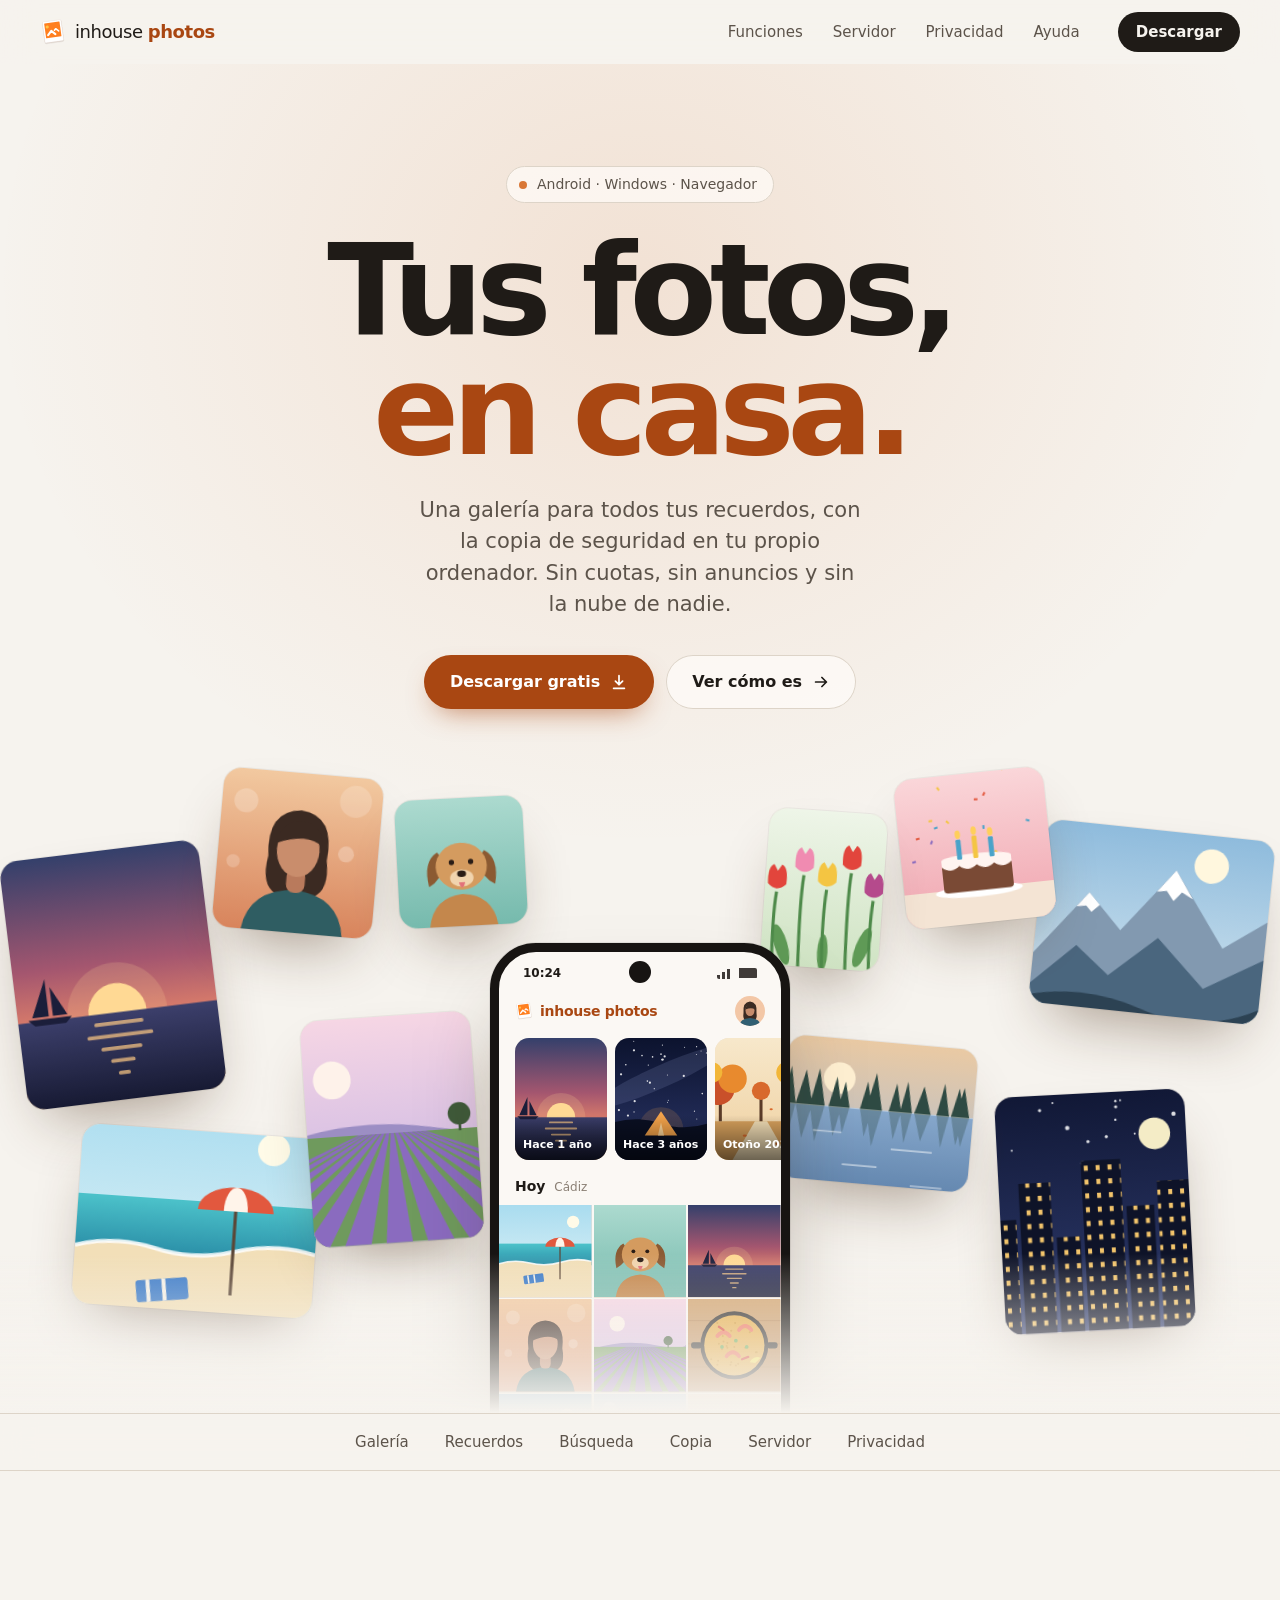
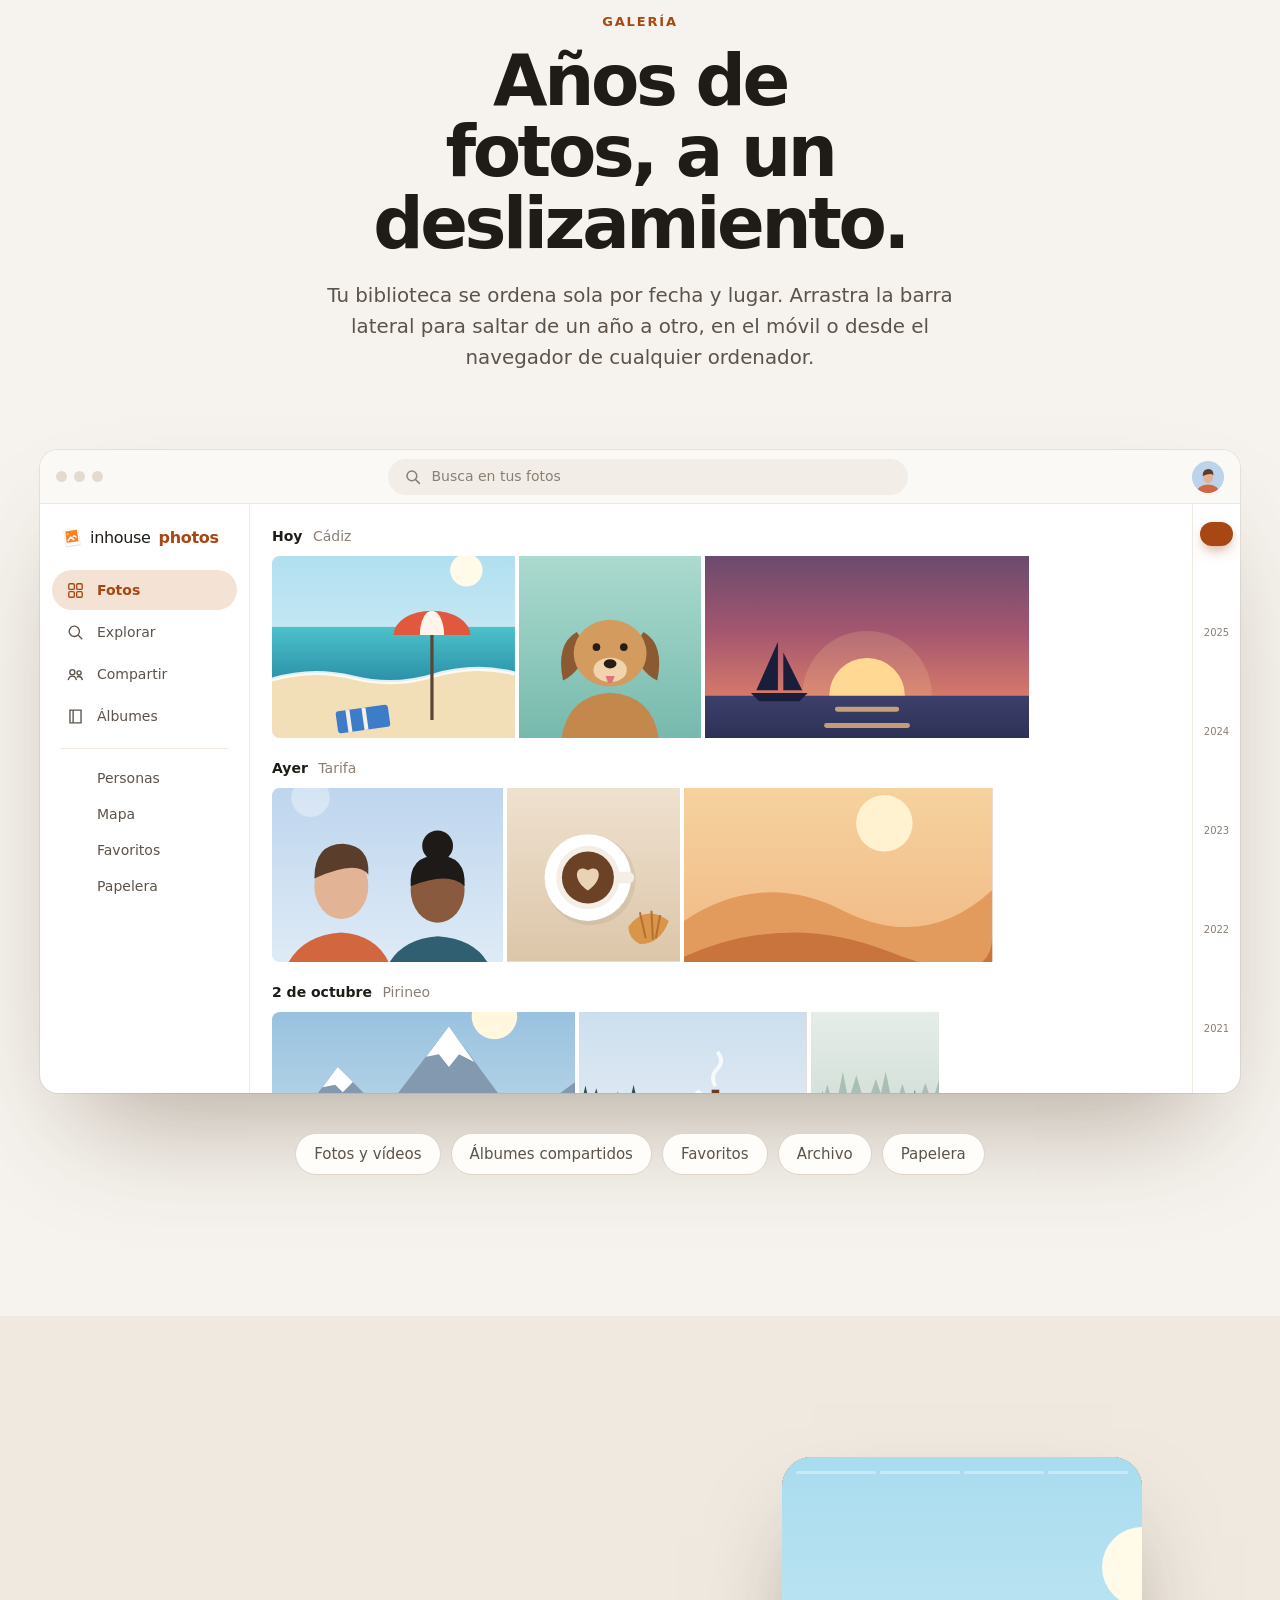
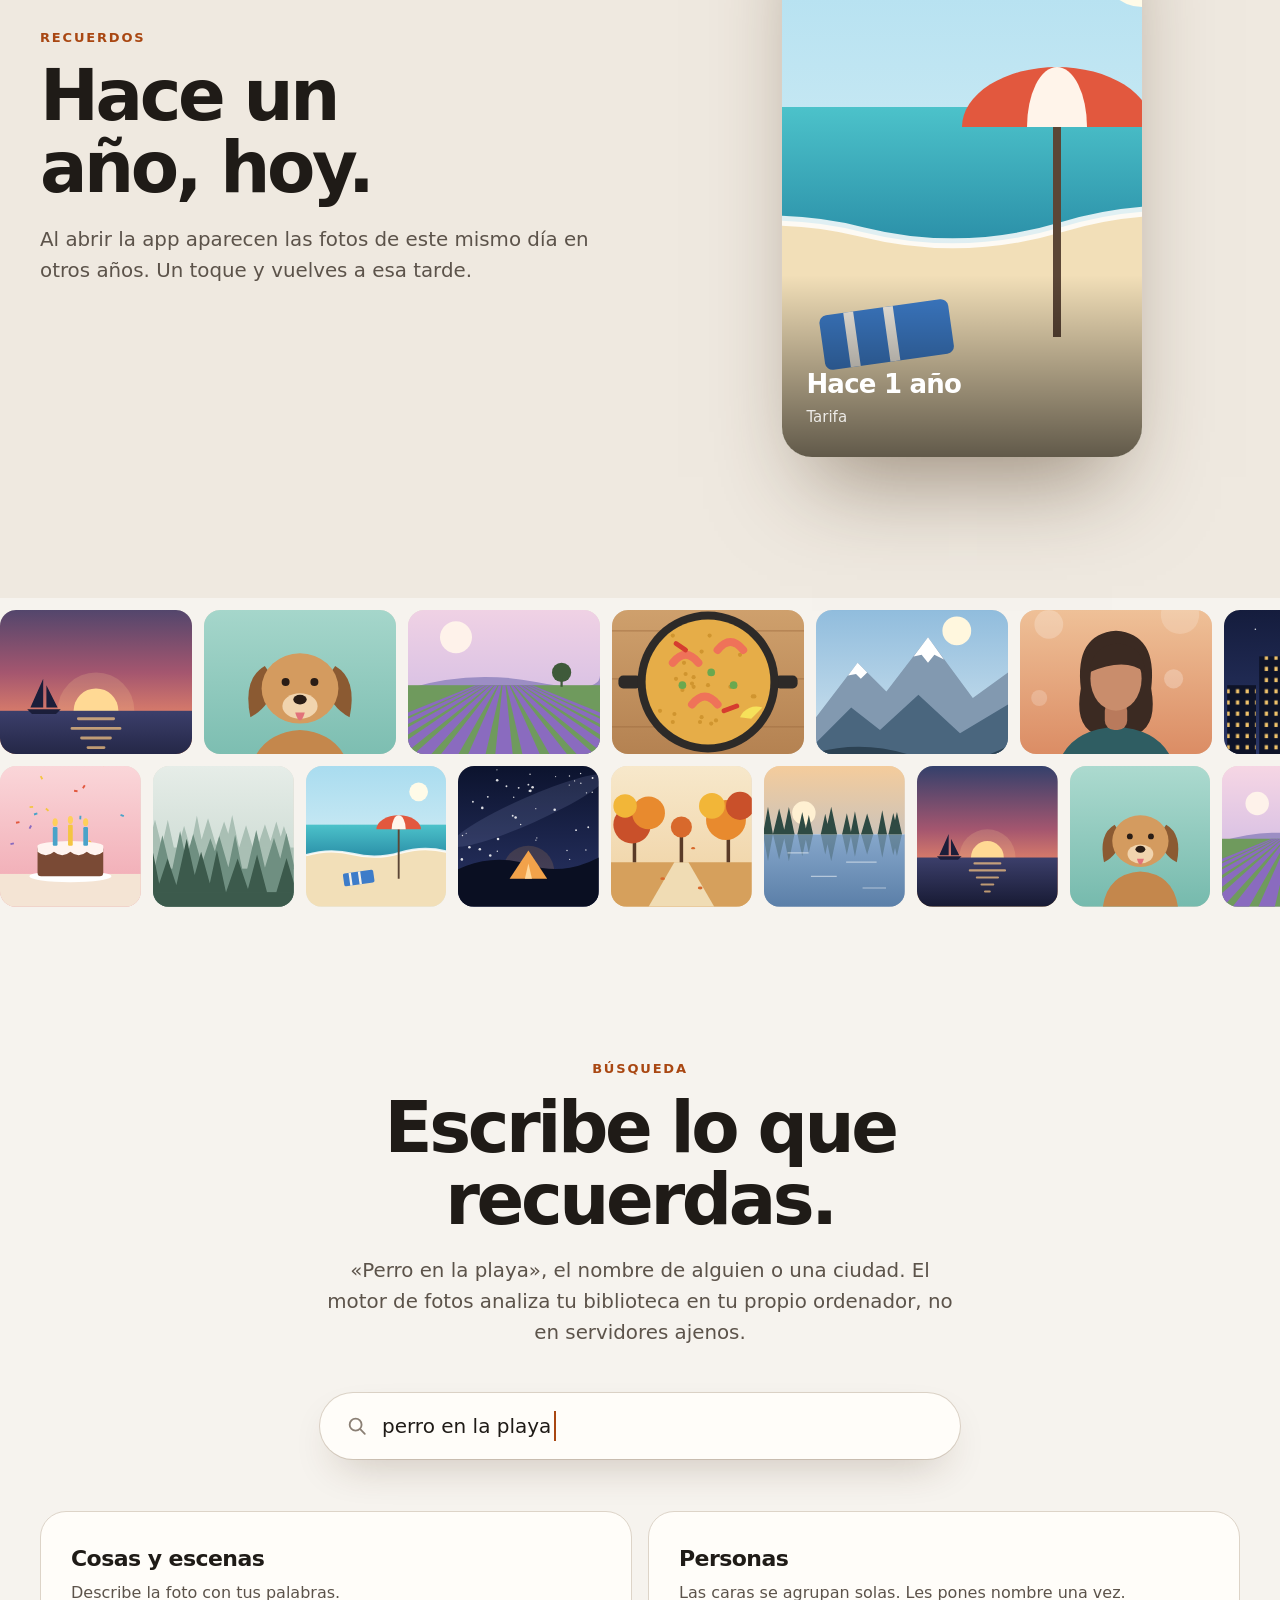
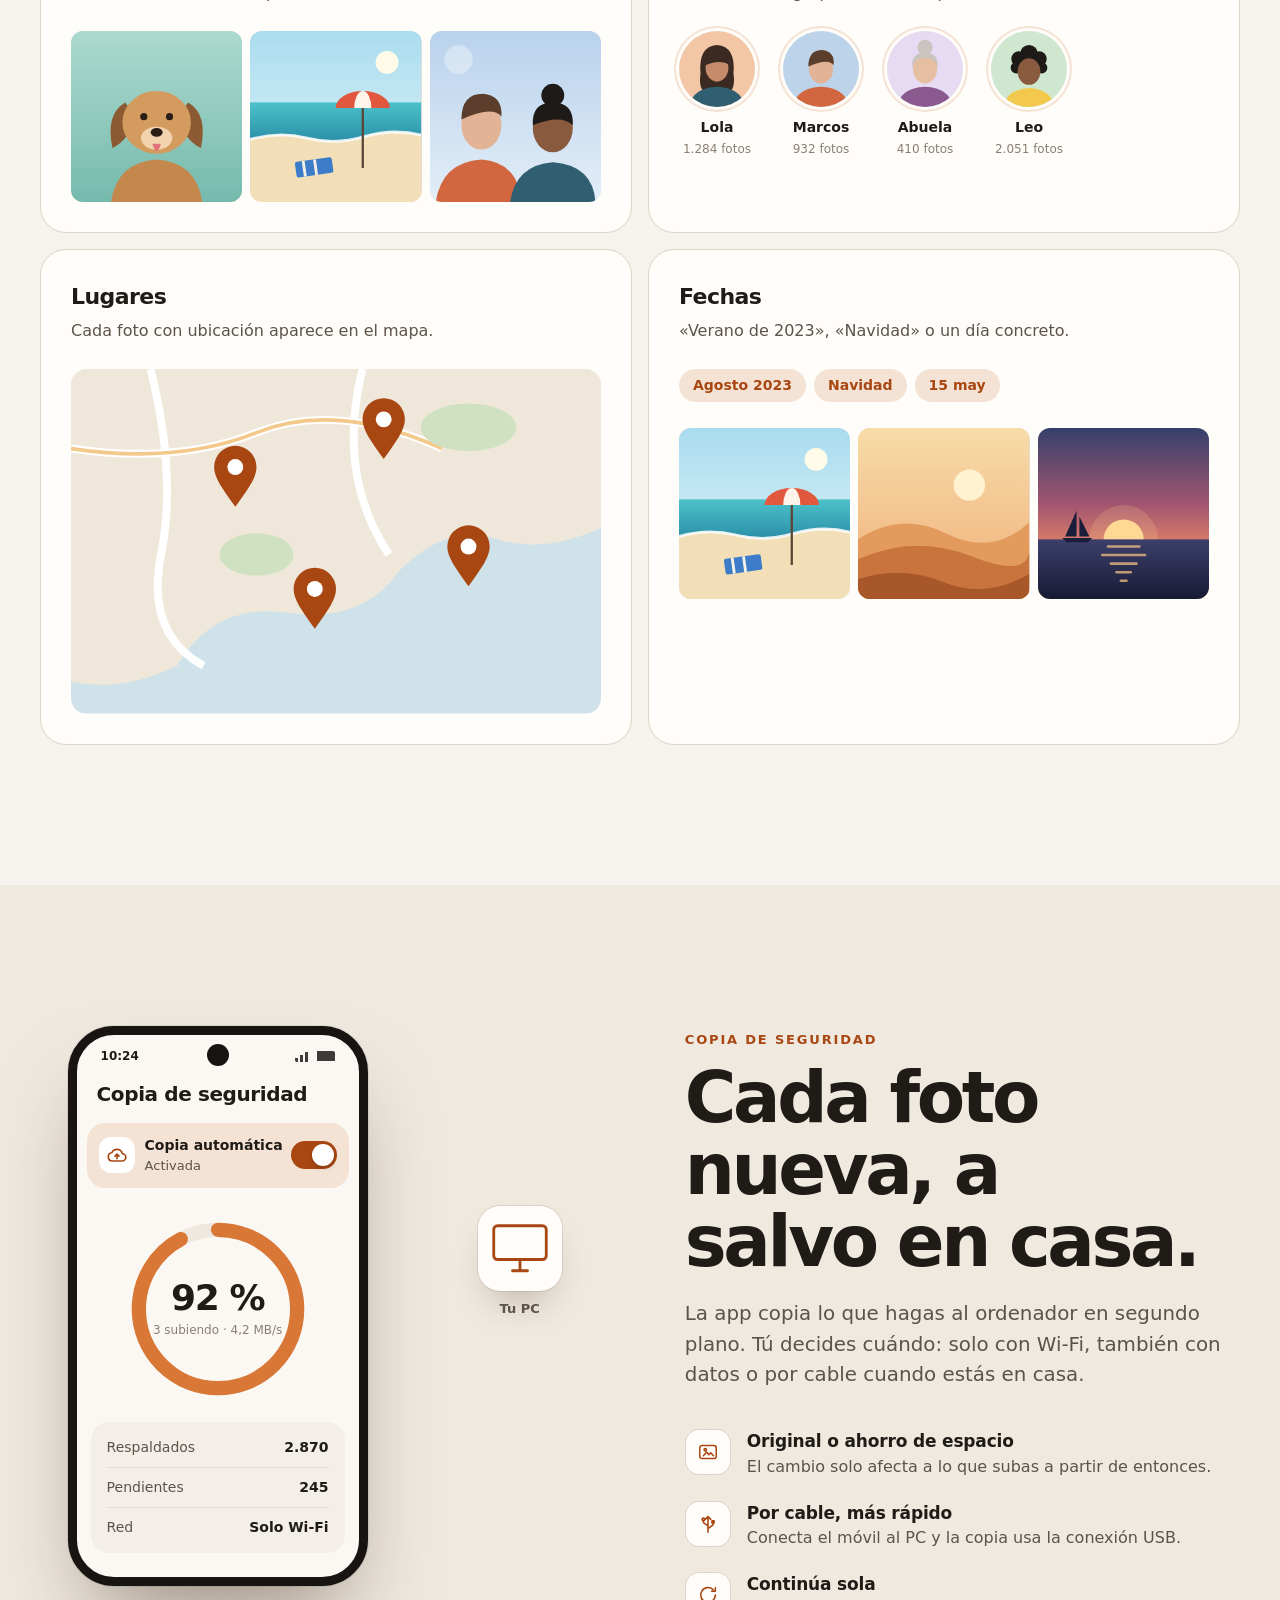
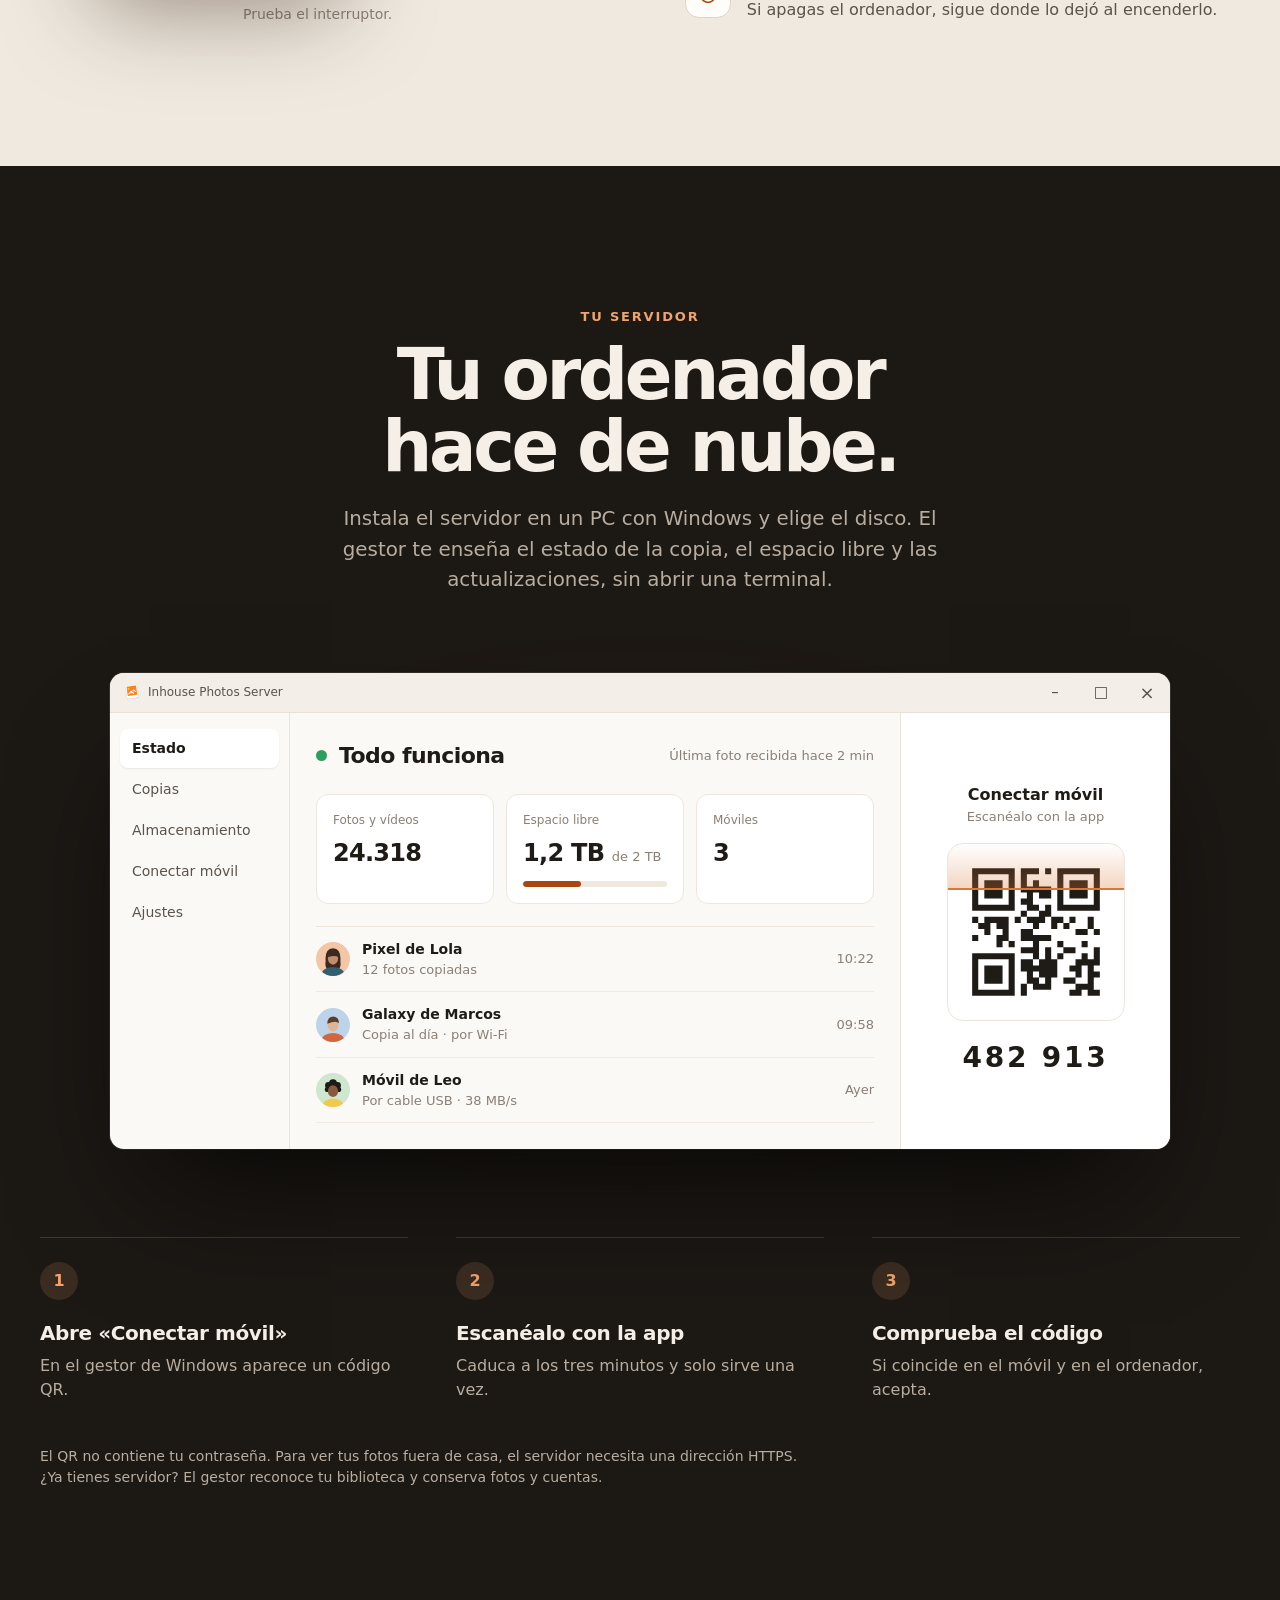
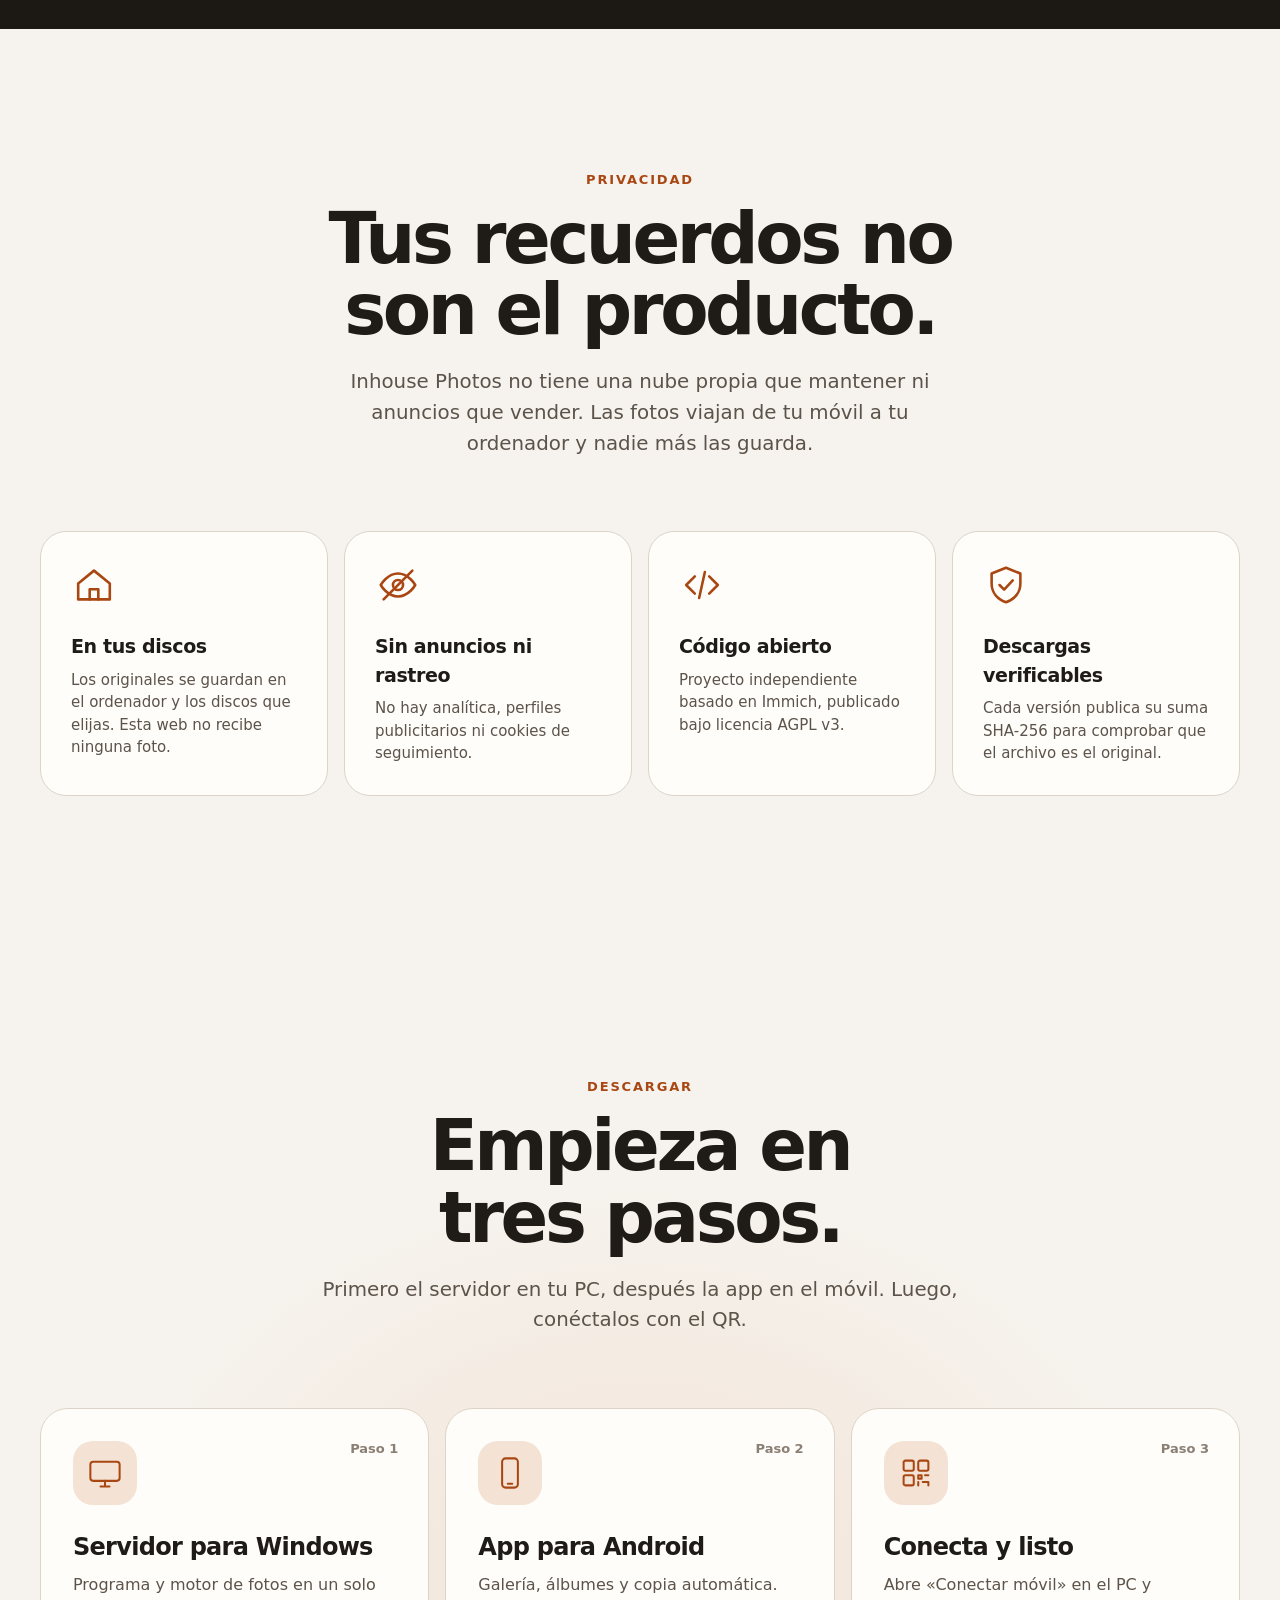
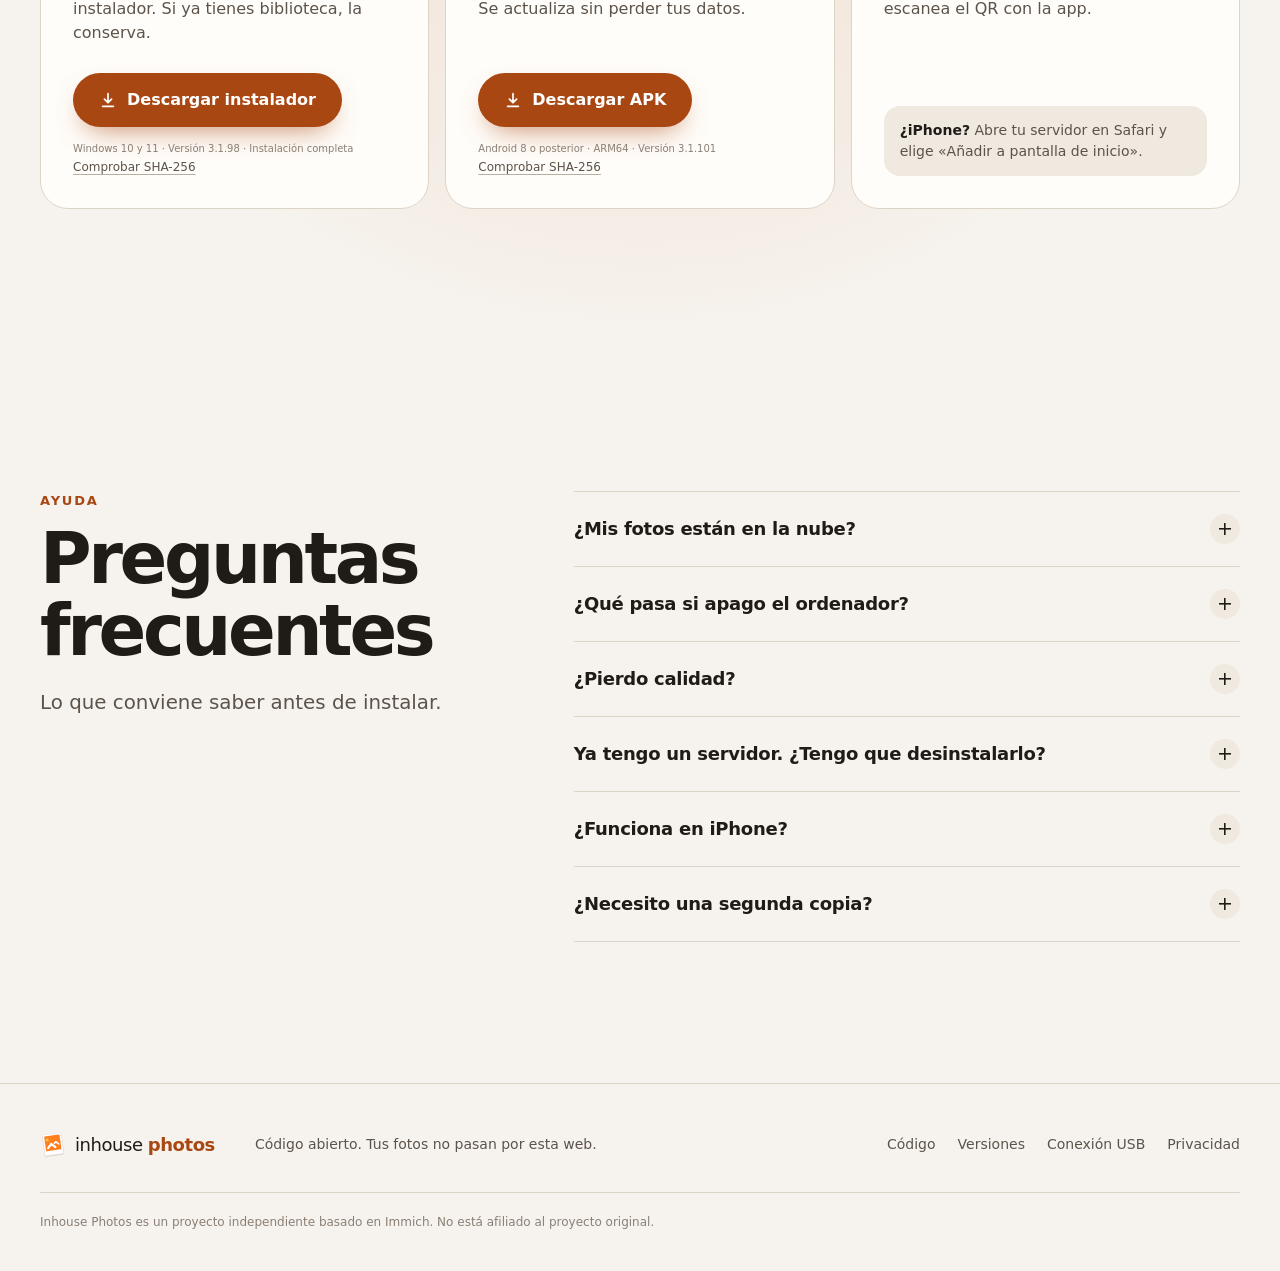
<file: index.html>
<!doctype html>
<html lang="es">
  <head>
    <meta charset="utf-8" />
    <meta name="viewport" content="width=device-width, initial-scale=1" />
    <meta name="theme-color" content="#f6f3ee" />
    <meta name="description" content="Inhouse Photos es una galería de fotos y vídeos que guarda la copia de seguridad en tu propio ordenador con Windows." />
    <link rel="icon" href="./mark.svg" type="image/svg+xml" />
    <link rel="stylesheet" href="./style.css" />
    <script src="./downloads.js" defer></script>
    <title>Inhouse Photos — Tus fotos, en casa</title>
  </head>
  <body class="home">
    <svg class="sprite" aria-hidden="true" focusable="false" width="0" height="0"><defs><linearGradient id="g1" x1="0" y1="0" x2="0" y2="1"><stop offset="0%" stop-color="#34406b"/><stop offset="45%" stop-color="#a4566f"/><stop offset="76%" stop-color="#ef8c68"/><stop offset="100%" stop-color="#f8c98a"/></linearGradient><linearGradient id="g2" x1="0" y1="0" x2="0" y2="1"><stop offset="0%" stop-color="#3c3f6b"/><stop offset="100%" stop-color="#171a33"/></linearGradient><linearGradient id="g3" x1="0" y1="0" x2="0" y2="1"><stop offset="0%" stop-color="#86b6da"/><stop offset="100%" stop-color="#dcebf2"/></linearGradient><linearGradient id="g4" x1="0" y1="0" x2="0" y2="1"><stop offset="0%" stop-color="#e6ede8"/><stop offset="100%" stop-color="#c3d4cb"/></linearGradient><linearGradient id="g5" x1="0" y1="0" x2="0" y2="1"><stop offset="0%" stop-color="#a9dcef"/><stop offset="100%" stop-color="#e8f6f8"/></linearGradient><linearGradient id="g6" x1="0" y1="0" x2="0" y2="1"><stop offset="0%" stop-color="#4cc2ca"/><stop offset="100%" stop-color="#2a8ea7"/></linearGradient><linearGradient id="g7" x1="0" y1="0" x2="0" y2="1"><stop offset="0%" stop-color="#111836"/><stop offset="100%" stop-color="#2e3b6e"/></linearGradient><linearGradient id="g8" x1="0" y1="0" x2="0" y2="1"><stop offset="0%" stop-color="#f7dca9"/><stop offset="100%" stop-color="#f0ae79"/></linearGradient><linearGradient id="g9" x1="0" y1="0" x2="0" y2="1"><stop offset="0%" stop-color="#f6d6e4"/><stop offset="100%" stop-color="#c2b1e4"/></linearGradient><linearGradient id="g10" x1="0" y1="0" x2="0" y2="1"><stop offset="0%" stop-color="#f7e8cb"/><stop offset="100%" stop-color="#efd0a0"/></linearGradient><linearGradient id="g11" x1="0" y1="0" x2="0" y2="1"><stop offset="0%" stop-color="#c7dbec"/><stop offset="100%" stop-color="#f1f5f9"/></linearGradient><linearGradient id="g12" x1="0" y1="0" x2="0" y2="1"><stop offset="0%" stop-color="#f2c9a0"/><stop offset="100%" stop-color="#d8845c"/></linearGradient><linearGradient id="g13" x1="0" y1="0" x2="0" y2="1"><stop offset="0%" stop-color="#acdacf"/><stop offset="100%" stop-color="#76baad"/></linearGradient><linearGradient id="g14" x1="0" y1="0" x2="0" y2="1"><stop offset="0%" stop-color="#fad6d9"/><stop offset="100%" stop-color="#f0a6b0"/></linearGradient><linearGradient id="g15" x1="0" y1="0" x2="0" y2="1"><stop offset="0%" stop-color="#eef5e8"/><stop offset="100%" stop-color="#cfe3c3"/></linearGradient><linearGradient id="g16" x1="0" y1="0" x2="0" y2="1"><stop offset="0%" stop-color="#d3a571"/><stop offset="100%" stop-color="#b07d4d"/></linearGradient><linearGradient id="g17" x1="0" y1="0" x2="0" y2="1"><stop offset="0%" stop-color="#0c132e"/><stop offset="100%" stop-color="#2a3567"/></linearGradient><linearGradient id="g18" x1="0" y1="0" x2="0" y2="1"><stop offset="0%" stop-color="#f4cc9c"/><stop offset="100%" stop-color="#a3bad8"/></linearGradient><linearGradient id="g19" x1="0" y1="0" x2="0" y2="1"><stop offset="0%" stop-color="#efe1cf"/><stop offset="100%" stop-color="#dcc6a9"/></linearGradient><linearGradient id="g20" x1="0" y1="0" x2="0" y2="1"><stop offset="0%" stop-color="#b9d2ec"/><stop offset="100%" stop-color="#e3eef8"/></linearGradient><linearGradient id="g21" x1="0" y1="0" x2="0" y2="1"><stop offset="0%" stop-color="#86a7cb"/><stop offset="100%" stop-color="#5b7fa8"/></linearGradient><pattern id="win" width="6" height="7" patternUnits="userSpaceOnUse"><rect x="1.5" y="1.5" width="2" height="2.6" fill="#f2c46b"/></pattern></defs><symbol id="s1" viewBox="0 0 120 120"><rect width="120" height="120" fill="url(#g1)"/><circle cx="60" cy="78" r="24" fill="#ffd994" opacity=".18"/><circle cx="60" cy="78" r="14" fill="#ffd994"/><rect y="78" width="120" height="42" fill="url(#g2)"/><path d="M49 83h22M45 89h30M51 95h18M55 101h10M58 107h4" stroke="#ffcb85" stroke-width="1.8" stroke-linecap="round" opacity=".7"/><path d="M27 76V58l-8 18zM29 62l7 14h-7zM17 77h21l-3 3H20z" fill="#1b1e3a"/></symbol><symbol id="s2" viewBox="0 0 120 120"><rect width="120" height="120" fill="url(#g3)"/><circle cx="88" cy="28" r="9" fill="#fff7de"/><path d="M0 82L26 48L44 66L70 32L98 70L120 54V120H0Z" fill="#8299b0"/><path d="M70 32L61 44L66 43L70 48L74 43L80 46Z" fill="#fff"/><path d="M26 48L20 56L25 55L28 58L32 54Z" fill="#fff"/><path d="M0 98L22 76L40 90L64 68L90 92L120 74V120H0Z" fill="#4a667e"/><path d="M0 120V104Q30 96 60 106T120 100V120Z" fill="#2c4253"/></symbol><symbol id="s3" viewBox="0 0 120 120"><rect width="120" height="120" fill="url(#g4)"/><path d="M-14.2 70L-7.4 50.0L-0.5 70ZM-4.4 70L1.7 45.5L7.9 70ZM7.3 70L12.6 45.9L17.9 70ZM21.1 70L26.5 51.0L31.9 70ZM31.9 70L37.4 42.1L42.9 70ZM39.2 70L46.9 44.5L54.5 70ZM52.9 70L60.6 47.2L68.3 70ZM61.6 70L67.5 41.8L73.5 70ZM73.3 70L79.3 50.4L85.3 70ZM88.7 70L95.4 49.7L102.1 70ZM98.4 70L105.1 47.4L111.7 70ZM105.9 70L111.6 51.1L117.4 70Z" fill="#a9bfb4"/><rect y="69.5" width="120" height="51" fill="#a9bfb4"/><path d="M-11.3 88L-4.3 59.4L2.6 88ZM1.1 88L8.0 59.1L14.9 88ZM16.4 88L23.1 55.5L29.9 88ZM25.7 88L34.3 58.0L42.9 88ZM40.0 88L48.9 61.5L57.9 88ZM48.2 88L56.5 59.6L64.7 88ZM63.9 88L70.0 58.6L76.1 88ZM80.2 88L88.0 54.6L95.7 88ZM95.0 88L103.1 61.1L111.2 88ZM106.3 88L113.7 57.2L121.0 88Z" fill="#6f8f81"/><rect y="87.5" width="120" height="33" fill="#6f8f81"/><path d="M-11.0 108L-2.1 63.0L6.8 108ZM2.7 108L12.4 78.9L22.1 108ZM18.5 108L28.7 62.1L38.9 108ZM31.4 108L41.0 73.1L50.6 108ZM46.7 108L54.5 71.7L62.3 108ZM62.1 108L72.1 78.9L82.0 108ZM80.1 108L88.7 75.5L97.3 108ZM105.0 108L113.8 78.5L122.6 108Z" fill="#3c5a4c"/><rect y="107.5" width="120" height="13" fill="#3c5a4c"/></symbol><symbol id="s4" viewBox="0 0 120 120"><rect width="120" height="120" fill="url(#g5)"/><circle cx="96" cy="22" r="8" fill="#fffbe8"/><rect y="50" width="120" height="28" fill="url(#g6)"/><path d="M0 76Q20 70 40 75T80 74T120 73V120H0Z" fill="#f2dfb8"/><path d="M0 76Q20 70 40 75T80 74T120 73" stroke="#fff" stroke-width="2" fill="none" opacity=".85"/><path d="M79 50V96" stroke="#5b4636" stroke-width="1.6"/><path d="M60 54A19 12 0 0 1 98 54Z" fill="#e2583e"/><path d="M73 54A6 12 0 0 1 85 54Z" fill="#fff4ea"/><g transform="rotate(-8 45 96)"><rect x="32" y="90" width="26" height="11" rx="1.5" fill="#3d7cc9"/><path d="M38 90v11M46 90v11" stroke="#f5f0e6" stroke-width="2"/></g></symbol><symbol id="s5" viewBox="0 0 120 120"><rect width="120" height="120" fill="url(#g7)"/><g fill="#fff" opacity=".85"><circle cx="65.7" cy="35.6" r="1.1"/><circle cx="102.2" cy="12.6" r="1.1"/><circle cx="116.4" cy="27.9" r="1.1"/><circle cx="113.1" cy="7.7" r="0.6"/><circle cx="19.6" cy="27.0" r="0.5"/><circle cx="58.3" cy="24.4" r="0.8"/><circle cx="34.7" cy="7.5" r="0.8"/><circle cx="72.7" cy="14.1" r="0.6"/><circle cx="82.1" cy="21.6" r="0.5"/><circle cx="55.0" cy="35.1" r="1.1"/><circle cx="48.2" cy="17.0" r="1.1"/><circle cx="75.6" cy="4.4" r="0.5"/><circle cx="116.2" cy="18.7" r="0.5"/><circle cx="41.4" cy="4.0" r="0.5"/><circle cx="67.7" cy="22.4" r="0.8"/><circle cx="73.2" cy="4.7" r="0.6"/><circle cx="73.2" cy="7.6" r="0.8"/><circle cx="112.8" cy="24.9" r="1.1"/></g><circle cx="92" cy="22" r="8" fill="#f4ecc6"/><rect x="2" y="62" width="18" height="58" fill="#0e1328"/><rect x="2" y="62" width="18" height="58" fill="url(#win)"/><rect x="22" y="44" width="16" height="76" fill="#0e1328"/><rect x="22" y="44" width="16" height="76" fill="url(#win)"/><rect x="40" y="72" width="12" height="48" fill="#0e1328"/><rect x="40" y="72" width="12" height="48" fill="url(#win)"/><rect x="54" y="34" width="20" height="86" fill="#0e1328"/><rect x="54" y="34" width="20" height="86" fill="url(#win)"/><rect x="76" y="58" width="14" height="62" fill="#0e1328"/><rect x="76" y="58" width="14" height="62" fill="url(#win)"/><rect x="92" y="46" width="16" height="74" fill="#0e1328"/><rect x="92" y="46" width="16" height="74" fill="url(#win)"/><rect x="110" y="68" width="12" height="52" fill="#0e1328"/><rect x="110" y="68" width="12" height="52" fill="url(#win)"/></symbol><symbol id="s6" viewBox="0 0 120 120"><rect width="120" height="120" fill="url(#g8)"/><circle cx="78" cy="40" r="11" fill="#fff2d1"/><path d="M0 78Q30 58 62 74T120 66V120H0Z" fill="#e39b5d"/><path d="M0 92Q40 74 80 90T120 84V120H0Z" fill="#c9733d"/><path d="M0 106Q30 96 60 108T120 102V120H0Z" fill="#a8572b"/></symbol><symbol id="s7" viewBox="0 0 120 120"><rect width="120" height="120" fill="url(#g9)"/><circle cx="30" cy="32" r="10" fill="#fff5ea" opacity=".95"/><path d="M0 64Q40 52 80 60T120 56V70H0Z" fill="#9c8ec4"/><rect y="62" width="120" height="58" fill="#6f9a5d"/><path d="M44.7 62L-79.0 120L-65.0 120L46.5 62ZM49.5 62L-35.0 120L-21.0 120L51.3 62ZM54.3 62L9.0 120L23.0 120L56.1 62ZM59.1 62L53.0 120L67.0 120L60.9 62ZM63.9 62L97.0 120L111.0 120L65.7 62ZM68.7 62L141.0 120L155.0 120L70.5 62ZM73.5 62L185.0 120L199.0 120L75.3 62ZM42.3 62L-101.0 120L-87.0 120L44.1 62ZM47.1 62L-57.0 120L-43.0 120L48.9 62ZM51.9 62L-13.0 120L1.0 120L53.7 62ZM56.7 62L31.0 120L45.0 120L58.5 62ZM61.5 62L75.0 120L89.0 120L63.3 62ZM66.3 62L119.0 120L133.0 120L68.1 62ZM71.1 62L163.0 120L177.0 120L72.9 62ZM75.9 62L207.0 120L221.0 120L77.7 62Z" fill="#8a6bbf"/><circle cx="96" cy="54" r="6" fill="#3f5a3a"/><rect x="95.3" y="56" width="1.4" height="7" fill="#3f5a3a"/></symbol><symbol id="s8" viewBox="0 0 120 120"><rect width="120" height="120" fill="url(#g10)"/><path d="M0 82H120V120H0Z" fill="#d6a05c"/><path d="M54 82H66L88 120H32Z" fill="#f0dcb4"/><path d="M20 82V58M100 82V58M60 82V60" stroke="#5a3b28" stroke-width="3"/><circle cx="18" cy="50" r="16" fill="#c9502a"/><circle cx="32" cy="40" r="14" fill="#e88a2e"/><circle cx="12" cy="34" r="10" fill="#f2b638"/><circle cx="98" cy="46" r="17" fill="#e88a2e"/><circle cx="110" cy="34" r="12" fill="#c9502a"/><circle cx="86" cy="34" r="11" fill="#f2b638"/><circle cx="60" cy="52" r="9" fill="#d8692c"/><g fill="#d8692c"><ellipse cx="44" cy="96" rx="2" ry="1.2"/><ellipse cx="76" cy="104" rx="2" ry="1.2"/><ellipse cx="70" cy="70" rx="1.6" ry="1"/></g></symbol><symbol id="s9" viewBox="0 0 120 120"><rect width="120" height="120" fill="url(#g11)"/><path d="M0 70Q30 58 60 66T120 60V120H0Z" fill="#dde8f1"/><path d="M-12.6 74L-6.0 50.2L0.6 74ZM-1.2 74L3.4 53.8L8.0 74ZM4.1 74L9.1 55.2L14.1 74ZM16.1 74L20.5 57.0L25.0 74ZM24.1 74L28.8 53.4L33.5 74Z" fill="#2f5245"/><path d="M0 90Q40 76 80 86T120 82V120H0Z" fill="#fff"/><rect x="50" y="68" width="26" height="17" fill="#8a4b2f"/><path d="M45 70L63 56L81 70Z" fill="#fbfdff"/><rect x="58" y="73" width="7" height="6" fill="#ffd27a"/><rect x="70" y="56" width="4" height="8" fill="#6b3a24"/><path d="M72 54q-3-5 1-9t0-9" stroke="#fff" stroke-width="2" fill="none" opacity=".8"/><path d="M87.3 86L92.3 71.8L97.4 86ZM100.8 86L106.2 64.2L111.6 86ZM107.2 86L111.5 68.7L115.9 86Z" fill="#2f5245"/></symbol><symbol id="s10" viewBox="0 0 120 120"><rect width="120" height="120" fill="url(#g12)"/><g fill="#fff"><circle cx="18" cy="24" r="9" opacity=".22"/><circle cx="100" cy="18" r="12" opacity=".18"/><circle cx="96" cy="58" r="6" opacity=".25"/><circle cx="12" cy="70" r="5" opacity=".2"/></g><path d="M38 64Q34 30 60 28Q86 30 82 64Q86 86 74 92H46Q34 86 38 64Z" fill="#3b2a22"/><path d="M22 120Q26 90 60 88Q94 90 98 120Z" fill="#2f5d62"/><rect x="53" y="72" width="14" height="18" rx="6" fill="#b97a5c"/><ellipse cx="60" cy="58" rx="16" ry="20" fill="#c98d6c"/><path d="M43 54Q46 36 62 36Q78 38 78 54Q66 44 43 54Z" fill="#3b2a22"/></symbol><symbol id="s11" viewBox="0 0 120 120"><rect width="120" height="120" fill="url(#g20)"/><circle cx="20" cy="20" r="10" fill="#fff" opacity=".35"/><path d="M4 120Q8 92 36 90Q62 92 64 120Z" fill="#d1663f"/><ellipse cx="36" cy="66" rx="14" ry="17" fill="#e2b394"/><path d="M22 62Q22 44 37 44Q51 45 50 60Q44 52 22 62Z" fill="#5a3d2b"/><path d="M56 120Q60 94 86 92Q114 94 116 120Z" fill="#305f72"/><ellipse cx="86" cy="68" rx="14" ry="17" fill="#8a5a3e"/><circle cx="86" cy="45" r="8" fill="#1e1a18"/><path d="M72 66Q71 50 86 50Q101 50 100 66Q92 58 72 66Z" fill="#1e1a18"/></symbol><symbol id="s12" viewBox="0 0 120 120"><rect width="120" height="120" fill="url(#g13)"/><path d="M28 120Q32 92 60 90Q88 92 92 120Z" fill="#c4874c"/><path d="M38 50Q24 58 29 82Q41 76 45 60Z" fill="#8b5a32"/><path d="M82 50Q96 58 91 82Q79 76 75 60Z" fill="#8b5a32"/><ellipse cx="60" cy="64" rx="24" ry="22" fill="#d49b5f"/><ellipse cx="60" cy="75" rx="11" ry="8" fill="#f1d4ae"/><path d="M57 79Q60 89 63 79Z" fill="#e2727a"/><ellipse cx="60" cy="71" rx="4.2" ry="3" fill="#2a1d16"/><circle cx="51" cy="60" r="2.5" fill="#2a1d16"/><circle cx="69" cy="60" r="2.5" fill="#2a1d16"/></symbol><symbol id="s13" viewBox="0 0 120 120"><rect width="120" height="120" fill="url(#g14)"/><rect x="90" y="28" width="3" height="1.6" fill="#4aa3c9" transform="rotate(162 60 30)"/><rect x="29" y="41" width="3" height="1.6" fill="#f4c542" transform="rotate(61 60 30)"/><rect x="96" y="38" width="3" height="1.6" fill="#f4c542" transform="rotate(51 60 30)"/><rect x="62" y="20" width="3" height="1.6" fill="#e2583e" transform="rotate(7 60 30)"/><rect x="92" y="26" width="3" height="1.6" fill="#f4c542" transform="rotate(177 60 30)"/><rect x="72" y="20" width="3" height="1.6" fill="#4aa3c9" transform="rotate(93 60 30)"/><rect x="13" y="9" width="3" height="1.6" fill="#8a6bbf" transform="rotate(50 60 30)"/><rect x="42" y="26" width="3" height="1.6" fill="#e2583e" transform="rotate(122 60 30)"/><rect x="106" y="20" width="3" height="1.6" fill="#e2583e" transform="rotate(169 60 30)"/><rect x="17" y="22" width="3" height="1.6" fill="#f4c542" transform="rotate(122 60 30)"/><rect x="104" y="24" width="3" height="1.6" fill="#4aa3c9" transform="rotate(22 60 30)"/><rect x="94" y="49" width="3" height="1.6" fill="#8a6bbf" transform="rotate(118 60 30)"/><rect x="49" y="48" width="3" height="1.6" fill="#f4c542" transform="rotate(43 60 30)"/><rect x="115" y="5" width="3" height="1.6" fill="#8a6bbf" transform="rotate(167 60 30)"/><rect y="92" width="120" height="28" fill="#f4e4d4"/><ellipse cx="60" cy="94" rx="35" ry="5" fill="#fff"/><rect x="32" y="68" width="56" height="26" rx="3" fill="#7a4a35"/><path d="M32 73Q39 79 46 73Q53 79 60 73Q67 79 74 73Q81 79 88 73V68H32Z" fill="#fff4f0"/><ellipse cx="60" cy="68" rx="28" ry="4" fill="#fff4f0"/><g fill="#4aa3c9"><rect x="45" y="52" width="4" height="16" rx="1"/><rect x="71" y="52" width="4" height="16" rx="1"/></g><rect x="58" y="50" width="4" height="18" rx="1" fill="#f4c542"/><g fill="#ffcf5a"><ellipse cx="47" cy="48" rx="2.2" ry="3.4"/><ellipse cx="60" cy="46" rx="2.2" ry="3.4"/><ellipse cx="73" cy="48" rx="2.2" ry="3.4"/></g></symbol><symbol id="s14" viewBox="0 0 120 120"><rect width="120" height="120" fill="url(#g15)"/><g fill="#5f9a56"><ellipse cx="30" cy="104" rx="5" ry="16" transform="rotate(-20 30 104)"/><ellipse cx="92" cy="102" rx="5" ry="16" transform="rotate(18 92 102)"/><ellipse cx="62" cy="108" rx="4" ry="14"/></g><path d="M24 120 Q22 84 24 64" stroke="#4e8a4a" stroke-width="2.4" fill="none"/><path d="M17 58 Q16 45 21 43 L24 48 L27 43 Q32 45 31 58 Q24 65 17 58Z" fill="#e2453c"/><path d="M44 120 Q42 70 44 50" stroke="#4e8a4a" stroke-width="2.4" fill="none"/><path d="M37 44 Q36 31 41 29 L44 34 L47 29 Q52 31 51 44 Q44 51 37 44Z" fill="#f08bb1"/><path d="M62 120 Q60 80 62 60" stroke="#4e8a4a" stroke-width="2.4" fill="none"/><path d="M55 54 Q54 41 59 39 L62 44 L65 39 Q70 41 69 54 Q62 61 55 54Z" fill="#f4c542"/><path d="M80 120 Q78 66 80 46" stroke="#4e8a4a" stroke-width="2.4" fill="none"/><path d="M73 40 Q72 27 77 25 L80 30 L83 25 Q88 27 87 40 Q80 47 73 40Z" fill="#e2453c"/><path d="M98 120 Q96 86 98 66" stroke="#4e8a4a" stroke-width="2.4" fill="none"/><path d="M91 60 Q90 47 95 45 L98 50 L101 45 Q106 47 105 60 Q98 67 91 60Z" fill="#b54a8c"/></symbol><symbol id="s15" viewBox="0 0 120 120"><rect width="120" height="120" fill="url(#g16)"/><path d="M0 28H120M0 58H120M0 88H120" stroke="#9c6a3e" stroke-width=".8" opacity=".55"/><rect x="4" y="56" width="14" height="8" rx="3" fill="#2d2a28"/><rect x="102" y="56" width="14" height="8" rx="3" fill="#2d2a28"/><circle cx="60" cy="60" r="44" fill="#2d2a28"/><circle cx="60" cy="60" r="39" fill="#e6ad48"/><g fill="#d0952f"><circle cx="39" cy="80" r="1.3"/><circle cx="89" cy="69" r="1.3"/><circle cx="51" cy="63" r="1.3"/><circle cx="38" cy="31" r="1.3"/><circle cx="88" cy="69" r="1.3"/><circle cx="62" cy="86" r="1.3"/><circle cx="56" cy="82" r="1.3"/><circle cx="80" cy="43" r="1.3"/><circle cx="45" cy="48" r="1.3"/><circle cx="44" cy="65" r="1.3"/><circle cx="46" cy="55" r="1.3"/><circle cx="38" cy="85" r="1.3"/><circle cx="51" cy="57" r="1.3"/><circle cx="65" cy="84" r="1.3"/><circle cx="55" cy="85" r="1.3"/><circle cx="60" cy="62" r="1.3"/><circle cx="61" cy="31" r="1.3"/><circle cx="56" cy="41" r="1.3"/><circle cx="30" cy="78" r="1.3"/><circle cx="40" cy="58" r="1.3"/><circle cx="74" cy="63" r="1.3"/><circle cx="50" cy="61" r="1.3"/></g><g stroke="#ef7259" stroke-width="5" fill="none" stroke-linecap="round"><path d="M38 48q8-10 16 0"/><path d="M66 40q8-10 16 0"/><path d="M50 74q8-10 16 0"/></g><g fill="#6aa84f"><circle cx="76" cy="62" r="2.4"/><circle cx="44" cy="62" r="2.4"/><circle cx="62" cy="54" r="2.4"/></g><g stroke="#d63c2f" stroke-width="3" stroke-linecap="round"><path d="M70 78l8-3M40 36l6 4"/></g><path d="M80 82a11 11 0 0 1 14-6l-7 7z" fill="#f6e15a"/></symbol><symbol id="s16" viewBox="0 0 120 120"><rect width="120" height="120" fill="url(#g17)"/><ellipse cx="60" cy="38" rx="72" ry="11" transform="rotate(-24 60 38)" fill="#9aa7d8" opacity=".16"/><g fill="#fff" opacity=".85"><circle cx="66.4" cy="63.2" r="0.5"/><circle cx="104.5" cy="6.4" r="0.6"/><circle cx="34.1" cy="62.2" r="1.1"/><circle cx="67.2" cy="61.3" r="0.5"/><circle cx="53.4" cy="49.8" r="0.6"/><circle cx="82.4" cy="37.3" r="1.1"/><circle cx="60.9" cy="21.3" r="0.8"/><circle cx="109.0" cy="71.6" r="0.6"/><circle cx="99.4" cy="12.7" r="0.5"/><circle cx="47.5" cy="26.6" r="0.6"/><circle cx="51.7" cy="18.6" r="0.8"/><circle cx="92.9" cy="72.0" r="0.6"/><circle cx="111.0" cy="52.2" r="0.8"/><circle cx="18.6" cy="70.9" r="1.1"/><circle cx="27.5" cy="76.3" r="1.1"/><circle cx="104.7" cy="14.7" r="0.6"/><circle cx="20.7" cy="35.7" r="1.1"/><circle cx="41.3" cy="17.3" r="0.8"/><circle cx="12.7" cy="30.5" r="0.8"/><circle cx="66.3" cy="36.4" r="0.5"/><circle cx="46.6" cy="42.4" r="0.8"/><circle cx="61.4" cy="7.0" r="0.6"/><circle cx="114.7" cy="10.2" r="0.8"/><circle cx="33.5" cy="72.7" r="0.6"/><circle cx="33.4" cy="12.1" r="1.1"/><circle cx="100.6" cy="54.7" r="0.8"/><circle cx="49.1" cy="43.9" r="1.1"/><circle cx="83.2" cy="9.0" r="0.5"/><circle cx="94.8" cy="16.3" r="0.5"/><circle cx="33.2" cy="3.3" r="0.5"/><circle cx="95.0" cy="8.5" r="0.6"/><circle cx="9.7" cy="69.3" r="1.1"/><circle cx="3.3" cy="79.6" r="1.1"/><circle cx="109.5" cy="22.9" r="0.6"/><circle cx="7.0" cy="57.3" r="0.5"/><circle cx="114.4" cy="22.4" r="0.6"/><circle cx="25.4" cy="26.3" r="0.8"/><circle cx="63.6" cy="18.1" r="1.1"/><circle cx="60.0" cy="15.9" r="0.8"/><circle cx="95.2" cy="79.6" r="0.5"/><circle cx="3.8" cy="59.2" r="0.6"/><circle cx="61.7" cy="21.2" r="1.1"/></g><circle cx="60" cy="90" r="22" fill="#f2a24a" opacity=".16"/><path d="M0 88Q30 74 60 84T120 78V120H0Z" fill="#0a0f22"/><path d="M44 96L60 72L76 96Z" fill="#f2a24a"/><path d="M57 96L60 83L63 96Z" fill="#ffd79a"/></symbol><symbol id="s17" viewBox="0 0 120 120"><rect width="120" height="120" fill="url(#g18)"/><circle cx="34" cy="40" r="10" fill="#fff0d2"/><rect y="58" width="120" height="62" fill="url(#g21)"/><path d="M-13.0 58.5L-8.6 35.0L-4.2 58.5ZM-0.9 58.5L3.4 34.8L7.7 58.5ZM7.5 58.5L12.9 36.3L18.3 58.5ZM16.4 58.5L21.2 34.9L26.1 58.5ZM28.4 58.5L32.6 39.1L36.8 58.5ZM34.5 58.5L38.2 41.8L41.9 58.5ZM48.3 58.5L52.2 40.6L56.1 58.5ZM52.1 58.5L57.3 34.8L62.4 58.5ZM66.5 58.5L70.6 40.3L74.6 58.5ZM73.6 58.5L77.5 38.6L81.4 58.5ZM82.6 58.5L87.9 40.5L93.3 58.5ZM96.8 58.5L100.8 37.7L104.9 58.5ZM106.0 58.5L110.2 40.0L114.5 58.5ZM108.8 58.5L113.3 39.3L117.7 58.5Z" fill="#2e4a43"/><g transform="matrix(1 0 0 -1 0 116)" opacity=".32"><path d="M-13.0 58.5L-8.6 35.0L-4.2 58.5ZM-0.9 58.5L3.4 34.8L7.7 58.5ZM7.5 58.5L12.9 36.3L18.3 58.5ZM16.4 58.5L21.2 34.9L26.1 58.5ZM28.4 58.5L32.6 39.1L36.8 58.5ZM34.5 58.5L38.2 41.8L41.9 58.5ZM48.3 58.5L52.2 40.6L56.1 58.5ZM52.1 58.5L57.3 34.8L62.4 58.5ZM66.5 58.5L70.6 40.3L74.6 58.5ZM73.6 58.5L77.5 38.6L81.4 58.5ZM82.6 58.5L87.9 40.5L93.3 58.5ZM96.8 58.5L100.8 37.7L104.9 58.5ZM106.0 58.5L110.2 40.0L114.5 58.5ZM108.8 58.5L113.3 39.3L117.7 58.5Z" fill="#2e4a43"/></g><path d="M20 74h18M70 82h26M40 94h22M84 104h20" stroke="#fff" stroke-width="1" opacity=".5"/><rect y="58" width="120" height="0.6" fill="#fff" opacity=".4"/></symbol><symbol id="s18" viewBox="0 0 120 120"><rect width="120" height="120" fill="url(#g19)"/><circle cx="58" cy="64" r="31" fill="#000" opacity=".06"/><circle cx="56" cy="62" r="30" fill="#fff"/><rect x="74" y="58" width="14" height="8" rx="4" fill="#f4eee7"/><circle cx="56" cy="62" r="22" fill="#f4eee7"/><circle cx="56" cy="62" r="18" fill="#6b4226"/><path d="M56 71C44 63 48 52 56 57C64 52 68 63 56 71Z" fill="#ead3b5"/><path d="M84 96Q96 80 112 92Q106 108 92 108Q84 104 84 96Z" fill="#d9954a"/><path d="M92 86l4 18M100 85l1 20M106 88l-3 16" stroke="#b5702f" stroke-width="1.4"/></symbol><symbol id="f1" viewBox="0 0 60 60"><rect width="60" height="60" fill="#f3c7a6"/><path d="M17 34Q15 12 30 11Q45 12 43 34Q45 46 38 50H22Q15 46 17 34Z" fill="#3b2a22"/><path d="M8 60Q10 45 30 44Q50 45 52 60Z" fill="#305f72"/><ellipse cx="30" cy="29" rx="9" ry="11" fill="#c58b6b"/><path d="M21 27Q22 17 31 17Q40 18 40 27Q33 22 21 27Z" fill="#3b2a22"/></symbol><symbol id="f2" viewBox="0 0 60 60"><rect width="60" height="60" fill="#bcd3ea"/><path d="M8 60Q10 45 30 44Q50 45 52 60Z" fill="#d1663f"/><ellipse cx="30" cy="30" rx="9.5" ry="11.5" fill="#e2b394"/><path d="M20 28Q20 15 31 15Q41 16 40 27Q36 21 20 28Z" fill="#5a3d2b"/></symbol><symbol id="f3" viewBox="0 0 60 60"><rect width="60" height="60" fill="#e6dbf2"/><circle cx="30" cy="13" r="6" fill="#c9c4c0"/><path d="M8 60Q10 45 30 44Q50 45 52 60Z" fill="#8a5a8f"/><ellipse cx="30" cy="30" rx="9.5" ry="11.5" fill="#e6bfa2"/><path d="M20 29Q19 17 30 17Q41 17 40 29Q38 21 30 21Q22 21 20 29Z" fill="#c9c4c0"/></symbol><symbol id="f4" viewBox="0 0 60 60"><rect width="60" height="60" fill="#cfe7cf"/><path d="M10 60Q12 46 30 45Q48 46 50 60Z" fill="#f2c94c"/><g fill="#1e1a18"><circle cx="22" cy="22" r="6"/><circle cx="30" cy="18" r="7"/><circle cx="38" cy="22" r="6"/><circle cx="20" cy="29" r="4.5"/><circle cx="40" cy="29" r="4.5"/></g><ellipse cx="30" cy="32" rx="9" ry="10.5" fill="#8a5a3e"/></symbol></svg>
    <a class="skip" href="#main">Ir al contenido</a>
    <header class="masthead">
      <div class="shell masthead-row">
        <a class="brand" href="./" aria-label="Inhouse Photos, inicio"><img src="./mark.svg" alt="" width="26" height="26" /><span>inhouse <strong>photos</strong></span></a>
        <nav class="masthead-nav" aria-label="Principal"><a href="#galeria">Funciones</a><a href="#servidor">Servidor</a><a href="#privacidad">Privacidad</a><a href="#preguntas">Ayuda</a></nav>
        <a class="pill" href="#descargar">Descargar</a>
      </div>
    </header>

    <main id="main">
      <section class="hero" aria-labelledby="titulo">
        <div class="shell hero-copy">
          <p class="kicker"><span class="kicker-dot"></span>Android · Windows · Navegador</p>
          <h1 id="titulo"><span class="line"><span>Tus fotos,</span></span> <span class="line"><span class="accent">en casa.</span></span></h1>
          <p class="lede">Una galería para todos tus recuerdos, con la copia de seguridad en tu propio ordenador. Sin cuotas, sin anuncios y sin la nube de nadie.</p>
          <div class="hero-actions"><a class="button primary" href="#descargar">Descargar gratis <svg class="i" viewBox="0 0 20 20" aria-hidden="true"><path d="M10 3v10m0 0-4-4m4 4 4-4M4 17h12"/></svg></a><a class="button ghost" href="#galeria">Ver cómo es <svg class="i" viewBox="0 0 20 20" aria-hidden="true"><path d="M4 10h12m0 0-5-5m5 5-5 5"/></svg></a></div>
        </div>
        <div class="hero-stage" aria-hidden="true"><div class="fan"><div class="fan-item f1"><div class="fan-card"><span class="ph"><svg viewBox="0 0 120 120" preserveAspectRatio="xMidYMid slice"><use href="#s1"/></svg></span></div></div><div class="fan-item f2"><div class="fan-card"><span class="ph"><svg viewBox="0 0 120 120" preserveAspectRatio="xMidYMid slice"><use href="#s10"/></svg></span></div></div><div class="fan-item f3"><div class="fan-card"><span class="ph"><svg viewBox="0 0 120 120" preserveAspectRatio="xMidYMid slice"><use href="#s4"/></svg></span></div></div><div class="fan-item f4"><div class="fan-card"><span class="ph"><svg viewBox="0 0 120 120" preserveAspectRatio="xMidYMid slice"><use href="#s7"/></svg></span></div></div><div class="fan-item f5"><div class="fan-card"><span class="ph"><svg viewBox="0 0 120 120" preserveAspectRatio="xMidYMid slice"><use href="#s12"/></svg></span></div></div><div class="fan-item f6"><div class="fan-card"><span class="ph"><svg viewBox="0 0 120 120" preserveAspectRatio="xMidYMid slice"><use href="#s2"/></svg></span></div></div><div class="fan-item f7"><div class="fan-card"><span class="ph"><svg viewBox="0 0 120 120" preserveAspectRatio="xMidYMid slice"><use href="#s13"/></svg></span></div></div><div class="fan-item f8"><div class="fan-card"><span class="ph"><svg viewBox="0 0 120 120" preserveAspectRatio="xMidYMid slice"><use href="#s5"/></svg></span></div></div><div class="fan-item f9"><div class="fan-card"><span class="ph"><svg viewBox="0 0 120 120" preserveAspectRatio="xMidYMid slice"><use href="#s17"/></svg></span></div></div><div class="fan-item f10"><div class="fan-card"><span class="ph"><svg viewBox="0 0 120 120" preserveAspectRatio="xMidYMid slice"><use href="#s14"/></svg></span></div></div></div><div class="phone hero-phone">
  <div class="status-bar"><span>10:24</span><span class="sb-icons"></span></div>
  <div class="app-top"><span class="app-brand"><img src="./mark.svg" alt="" width="18" height="18" />inhouse photos</span><span class="app-avatar"><svg viewBox="0 0 60 60"><use href="#f1"/></svg></span></div>
  <div class="app-memories"><span class="memory"><span class="ph"><svg viewBox="0 0 120 120" preserveAspectRatio="xMidYMid slice"><use href="#s1"/></svg></span><b>Hace 1 año</b></span><span class="memory"><span class="ph"><svg viewBox="0 0 120 120" preserveAspectRatio="xMidYMid slice"><use href="#s16"/></svg></span><b>Hace 3 años</b></span><span class="memory"><span class="ph"><svg viewBox="0 0 120 120" preserveAspectRatio="xMidYMid slice"><use href="#s8"/></svg></span><b>Otoño 2022</b></span></div>
  <p class="app-date">Hoy <small>Cádiz</small></p>
  <div class="app-grid"><span class="ph"><svg viewBox="0 0 120 120" preserveAspectRatio="xMidYMid slice"><use href="#s4"/></svg></span><span class="ph"><svg viewBox="0 0 120 120" preserveAspectRatio="xMidYMid slice"><use href="#s12"/></svg></span><span class="ph"><svg viewBox="0 0 120 120" preserveAspectRatio="xMidYMid slice"><use href="#s1"/></svg></span><span class="ph"><svg viewBox="0 0 120 120" preserveAspectRatio="xMidYMid slice"><use href="#s10"/></svg></span><span class="ph"><svg viewBox="0 0 120 120" preserveAspectRatio="xMidYMid slice"><use href="#s7"/></svg></span><span class="ph"><svg viewBox="0 0 120 120" preserveAspectRatio="xMidYMid slice"><use href="#s15"/></svg></span><span class="ph"><svg viewBox="0 0 120 120" preserveAspectRatio="xMidYMid slice"><use href="#s2"/></svg></span><span class="ph"><svg viewBox="0 0 120 120" preserveAspectRatio="xMidYMid slice"><use href="#s11"/></svg></span><span class="ph"><svg viewBox="0 0 120 120" preserveAspectRatio="xMidYMid slice"><use href="#s18"/></svg></span><span class="ph"><svg viewBox="0 0 120 120" preserveAspectRatio="xMidYMid slice"><use href="#s6"/></svg></span><span class="ph"><svg viewBox="0 0 120 120" preserveAspectRatio="xMidYMid slice"><use href="#s13"/></svg></span><span class="ph"><svg viewBox="0 0 120 120" preserveAspectRatio="xMidYMid slice"><use href="#s9"/></svg></span></div>
  <nav class="app-nav"><span class="on"><svg viewBox="0 0 24 24"><rect x="3.5" y="3.5" width="7" height="7" rx="1.5"/><rect x="13.5" y="3.5" width="7" height="7" rx="1.5"/><rect x="3.5" y="13.5" width="7" height="7" rx="1.5"/><rect x="13.5" y="13.5" width="7" height="7" rx="1.5"/></svg>Fotos</span><span><svg viewBox="0 0 24 24"><circle cx="10.5" cy="10.5" r="6.5"/><path d="m15.5 15.5 5 5"/></svg>Buscar</span><span><svg viewBox="0 0 24 24"><circle cx="8" cy="9" r="3.2"/><circle cx="16.5" cy="10" r="2.6"/><path d="M2.8 19c.8-3.4 2.8-5 5.2-5s4.4 1.6 5.2 5M13.6 15.4c.8-.6 1.8-.9 2.9-.9 2 0 3.5 1.3 4.2 4.5"/></svg>Compartir</span><span><svg viewBox="0 0 24 24"><path d="M5 4h14v16H5z"/><path d="M9 4v16"/></svg>Biblioteca</span></nav>
</div></div>
      </section>

      <nav class="chapters" aria-label="Secciones"><div class="chapters-row"><a href="#galeria">Galería</a><a href="#recuerdos">Recuerdos</a><a href="#buscar">Búsqueda</a><a href="#copia">Copia</a><a href="#servidor">Servidor</a><a href="#privacidad">Privacidad</a></div></nav>

      <section class="chapter" id="galeria" aria-labelledby="galeria-titulo">
        <div class="shell">
          <div class="section-head reveal center"><p class="eyebrow">Galería</p><h2 id="galeria-titulo">Años de fotos, a un deslizamiento.</h2><p>Tu biblioteca se ordena sola por fecha y lugar. Arrastra la barra lateral para saltar de un año a otro, en el móvil o desde el navegador de cualquier ordenador.</p></div>
          <div class="window-wrap reveal-zoom"><div class="window" aria-hidden="true">
  <div class="window-bar"><span class="dots"><i></i><i></i><i></i></span><span class="url"><svg class="i" viewBox="0 0 24 24" aria-hidden="true"><circle cx="10.5" cy="10.5" r="6.5"/><path d="m15.5 15.5 5 5"/></svg>Busca en tus fotos</span><span class="window-user"><svg viewBox="0 0 60 60"><use href="#f2"/></svg></span></div>
  <div class="window-body">
    <nav class="window-side"><span class="side-brand"><img src="./mark.svg" alt="" width="20" height="20" />inhouse <b>photos</b></span><span class="on"><svg viewBox="0 0 24 24"><rect x="3.5" y="3.5" width="7" height="7" rx="1.5"/><rect x="13.5" y="3.5" width="7" height="7" rx="1.5"/><rect x="3.5" y="13.5" width="7" height="7" rx="1.5"/><rect x="13.5" y="13.5" width="7" height="7" rx="1.5"/></svg>Fotos</span><span class=""><svg viewBox="0 0 24 24"><circle cx="10.5" cy="10.5" r="6.5"/><path d="m15.5 15.5 5 5"/></svg>Explorar</span><span class=""><svg viewBox="0 0 24 24"><circle cx="8" cy="9" r="3.2"/><circle cx="16.5" cy="10" r="2.6"/><path d="M2.8 19c.8-3.4 2.8-5 5.2-5s4.4 1.6 5.2 5M13.6 15.4c.8-.6 1.8-.9 2.9-.9 2 0 3.5 1.3 4.2 4.5"/></svg>Compartir</span><span class=""><svg viewBox="0 0 24 24"><path d="M5 4h14v16H5z"/><path d="M9 4v16"/></svg>Álbumes</span><span class="side-sep"></span><span class="side-small">Personas</span><span class="side-small">Mapa</span><span class="side-small">Favoritos</span><span class="side-small">Papelera</span></nav>
    <div class="window-main"><div class="day"><p class="day-head"><b>Hoy</b> Cádiz</p><div class="jrow"><span class="ph w43"><svg viewBox="0 0 120 120" preserveAspectRatio="xMidYMid slice"><use href="#s4"/></svg></span><span class="ph w1"><svg viewBox="0 0 120 120" preserveAspectRatio="xMidYMid slice"><use href="#s12"/></svg></span><span class="ph w169"><svg viewBox="0 0 120 120" preserveAspectRatio="xMidYMid slice"><use href="#s1"/></svg></span><span class="ph w34"><svg viewBox="0 0 120 120" preserveAspectRatio="xMidYMid slice"><use href="#s10"/></svg></span></div></div><div class="day"><p class="day-head"><b>Ayer</b> Tarifa</p><div class="jrow"><span class="ph w43"><svg viewBox="0 0 120 120" preserveAspectRatio="xMidYMid slice"><use href="#s11"/></svg></span><span class="ph w1"><svg viewBox="0 0 120 120" preserveAspectRatio="xMidYMid slice"><use href="#s18"/></svg></span><span class="ph w169"><svg viewBox="0 0 120 120" preserveAspectRatio="xMidYMid slice"><use href="#s6"/></svg></span><span class="ph w1"><svg viewBox="0 0 120 120" preserveAspectRatio="xMidYMid slice"><use href="#s15"/></svg></span></div></div><div class="day"><p class="day-head"><b>2 de octubre</b> Pirineo</p><div class="jrow"><span class="ph w169"><svg viewBox="0 0 120 120" preserveAspectRatio="xMidYMid slice"><use href="#s2"/></svg></span><span class="ph w43"><svg viewBox="0 0 120 120" preserveAspectRatio="xMidYMid slice"><use href="#s9"/></svg></span><span class="ph w34"><svg viewBox="0 0 120 120" preserveAspectRatio="xMidYMid slice"><use href="#s3"/></svg></span><span class="ph w43"><svg viewBox="0 0 120 120" preserveAspectRatio="xMidYMid slice"><use href="#s17"/></svg></span></div></div><div class="day"><p class="day-head"><b>28 de septiembre</b> Granada</p><div class="jrow"><span class="ph w43"><svg viewBox="0 0 120 120" preserveAspectRatio="xMidYMid slice"><use href="#s7"/></svg></span><span class="ph w34"><svg viewBox="0 0 120 120" preserveAspectRatio="xMidYMid slice"><use href="#s13"/></svg></span><span class="ph w43"><svg viewBox="0 0 120 120" preserveAspectRatio="xMidYMid slice"><use href="#s8"/></svg></span><span class="ph w169"><svg viewBox="0 0 120 120" preserveAspectRatio="xMidYMid slice"><use href="#s16"/></svg></span></div></div></div>
    <div class="scrubber"><span class="scrub-years"><span>2026</span><span>2025</span><span>2024</span><span>2023</span><span>2022</span><span>2021</span><span>2020</span><span>2019</span><span>2018</span></span><span class="scrub-thumb"></span></div>
  </div>
</div></div>
          <ul class="chips reveal"><li>Fotos y vídeos</li><li>Álbumes compartidos</li><li>Favoritos</li><li>Archivo</li><li>Papelera</li></ul>
        </div>
      </section>

      <section class="chapter tinted" id="recuerdos" aria-labelledby="recuerdos-titulo">
        <div class="shell split">
          <div class="section-head reveal"><p class="eyebrow">Recuerdos</p><h2 id="recuerdos-titulo">Hace un año, hoy.</h2><p>Al abrir la app aparecen las fotos de este mismo día en otros años. Un toque y vuelves a esa tarde.</p></div>
          <div class="stories reveal-zoom" aria-hidden="true"><div class="story-bars"><span class="seg sg1"><i></i></span><span class="seg sg2"><i></i></span><span class="seg sg3"><i></i></span><span class="seg sg4"><i></i></span></div><figure class="story st1"><span class="ph"><svg viewBox="0 0 120 120" preserveAspectRatio="xMidYMid slice"><use href="#s4"/></svg></span><figcaption><b>Hace 1 año</b>Tarifa</figcaption></figure><figure class="story st2"><span class="ph"><svg viewBox="0 0 120 120" preserveAspectRatio="xMidYMid slice"><use href="#s2"/></svg></span><figcaption><b>Hace 3 años</b>Pirineo aragonés</figcaption></figure><figure class="story st3"><span class="ph"><svg viewBox="0 0 120 120" preserveAspectRatio="xMidYMid slice"><use href="#s13"/></svg></span><figcaption><b>Hace 2 años</b>El cumple de Leo</figcaption></figure><figure class="story st4"><span class="ph"><svg viewBox="0 0 120 120" preserveAspectRatio="xMidYMid slice"><use href="#s7"/></svg></span><figcaption><b>Hace 5 años</b>Valensole</figcaption></figure></div>
        </div>
      </section>

      <div class="ribbon" aria-hidden="true"><div class="ribbon-track a"><span class="ph"><svg viewBox="0 0 120 120" preserveAspectRatio="xMidYMid slice"><use href="#s1"/></svg></span><span class="ph"><svg viewBox="0 0 120 120" preserveAspectRatio="xMidYMid slice"><use href="#s12"/></svg></span><span class="ph"><svg viewBox="0 0 120 120" preserveAspectRatio="xMidYMid slice"><use href="#s7"/></svg></span><span class="ph"><svg viewBox="0 0 120 120" preserveAspectRatio="xMidYMid slice"><use href="#s15"/></svg></span><span class="ph"><svg viewBox="0 0 120 120" preserveAspectRatio="xMidYMid slice"><use href="#s2"/></svg></span><span class="ph"><svg viewBox="0 0 120 120" preserveAspectRatio="xMidYMid slice"><use href="#s10"/></svg></span><span class="ph"><svg viewBox="0 0 120 120" preserveAspectRatio="xMidYMid slice"><use href="#s5"/></svg></span><span class="ph"><svg viewBox="0 0 120 120" preserveAspectRatio="xMidYMid slice"><use href="#s14"/></svg></span><span class="ph"><svg viewBox="0 0 120 120" preserveAspectRatio="xMidYMid slice"><use href="#s18"/></svg></span><span class="ph"><svg viewBox="0 0 120 120" preserveAspectRatio="xMidYMid slice"><use href="#s6"/></svg></span><span class="ph"><svg viewBox="0 0 120 120" preserveAspectRatio="xMidYMid slice"><use href="#s11"/></svg></span><span class="ph"><svg viewBox="0 0 120 120" preserveAspectRatio="xMidYMid slice"><use href="#s9"/></svg></span><span class="ph"><svg viewBox="0 0 120 120" preserveAspectRatio="xMidYMid slice"><use href="#s1"/></svg></span><span class="ph"><svg viewBox="0 0 120 120" preserveAspectRatio="xMidYMid slice"><use href="#s12"/></svg></span><span class="ph"><svg viewBox="0 0 120 120" preserveAspectRatio="xMidYMid slice"><use href="#s7"/></svg></span><span class="ph"><svg viewBox="0 0 120 120" preserveAspectRatio="xMidYMid slice"><use href="#s15"/></svg></span><span class="ph"><svg viewBox="0 0 120 120" preserveAspectRatio="xMidYMid slice"><use href="#s2"/></svg></span><span class="ph"><svg viewBox="0 0 120 120" preserveAspectRatio="xMidYMid slice"><use href="#s10"/></svg></span><span class="ph"><svg viewBox="0 0 120 120" preserveAspectRatio="xMidYMid slice"><use href="#s5"/></svg></span><span class="ph"><svg viewBox="0 0 120 120" preserveAspectRatio="xMidYMid slice"><use href="#s14"/></svg></span><span class="ph"><svg viewBox="0 0 120 120" preserveAspectRatio="xMidYMid slice"><use href="#s18"/></svg></span><span class="ph"><svg viewBox="0 0 120 120" preserveAspectRatio="xMidYMid slice"><use href="#s6"/></svg></span><span class="ph"><svg viewBox="0 0 120 120" preserveAspectRatio="xMidYMid slice"><use href="#s11"/></svg></span><span class="ph"><svg viewBox="0 0 120 120" preserveAspectRatio="xMidYMid slice"><use href="#s9"/></svg></span></div><div class="ribbon-track b"><span class="ph"><svg viewBox="0 0 120 120" preserveAspectRatio="xMidYMid slice"><use href="#s13"/></svg></span><span class="ph"><svg viewBox="0 0 120 120" preserveAspectRatio="xMidYMid slice"><use href="#s3"/></svg></span><span class="ph"><svg viewBox="0 0 120 120" preserveAspectRatio="xMidYMid slice"><use href="#s4"/></svg></span><span class="ph"><svg viewBox="0 0 120 120" preserveAspectRatio="xMidYMid slice"><use href="#s16"/></svg></span><span class="ph"><svg viewBox="0 0 120 120" preserveAspectRatio="xMidYMid slice"><use href="#s8"/></svg></span><span class="ph"><svg viewBox="0 0 120 120" preserveAspectRatio="xMidYMid slice"><use href="#s17"/></svg></span><span class="ph"><svg viewBox="0 0 120 120" preserveAspectRatio="xMidYMid slice"><use href="#s1"/></svg></span><span class="ph"><svg viewBox="0 0 120 120" preserveAspectRatio="xMidYMid slice"><use href="#s12"/></svg></span><span class="ph"><svg viewBox="0 0 120 120" preserveAspectRatio="xMidYMid slice"><use href="#s7"/></svg></span><span class="ph"><svg viewBox="0 0 120 120" preserveAspectRatio="xMidYMid slice"><use href="#s2"/></svg></span><span class="ph"><svg viewBox="0 0 120 120" preserveAspectRatio="xMidYMid slice"><use href="#s15"/></svg></span><span class="ph"><svg viewBox="0 0 120 120" preserveAspectRatio="xMidYMid slice"><use href="#s10"/></svg></span><span class="ph"><svg viewBox="0 0 120 120" preserveAspectRatio="xMidYMid slice"><use href="#s13"/></svg></span><span class="ph"><svg viewBox="0 0 120 120" preserveAspectRatio="xMidYMid slice"><use href="#s3"/></svg></span><span class="ph"><svg viewBox="0 0 120 120" preserveAspectRatio="xMidYMid slice"><use href="#s4"/></svg></span><span class="ph"><svg viewBox="0 0 120 120" preserveAspectRatio="xMidYMid slice"><use href="#s16"/></svg></span><span class="ph"><svg viewBox="0 0 120 120" preserveAspectRatio="xMidYMid slice"><use href="#s8"/></svg></span><span class="ph"><svg viewBox="0 0 120 120" preserveAspectRatio="xMidYMid slice"><use href="#s17"/></svg></span><span class="ph"><svg viewBox="0 0 120 120" preserveAspectRatio="xMidYMid slice"><use href="#s1"/></svg></span><span class="ph"><svg viewBox="0 0 120 120" preserveAspectRatio="xMidYMid slice"><use href="#s12"/></svg></span><span class="ph"><svg viewBox="0 0 120 120" preserveAspectRatio="xMidYMid slice"><use href="#s7"/></svg></span><span class="ph"><svg viewBox="0 0 120 120" preserveAspectRatio="xMidYMid slice"><use href="#s2"/></svg></span><span class="ph"><svg viewBox="0 0 120 120" preserveAspectRatio="xMidYMid slice"><use href="#s15"/></svg></span><span class="ph"><svg viewBox="0 0 120 120" preserveAspectRatio="xMidYMid slice"><use href="#s10"/></svg></span></div></div>

      <section class="chapter" id="buscar" aria-labelledby="buscar-titulo">
        <div class="shell">
          <div class="section-head reveal center"><p class="eyebrow">Búsqueda</p><h2 id="buscar-titulo">Escribe lo que recuerdas.</h2><p>«Perro en la playa», el nombre de alguien o una ciudad. El motor de fotos analiza tu biblioteca en tu propio ordenador, no en servidores ajenos.</p></div>
          <div class="searchbox reveal" aria-hidden="true"><svg class="i" viewBox="0 0 24 24" aria-hidden="true"><circle cx="10.5" cy="10.5" r="6.5"/><path d="m15.5 15.5 5 5"/></svg><span class="typed"><span class="q q1">perro en la playa</span><span class="q q2">atardecer</span><span class="q q3">cumpleaños</span><span class="q q4">nieve</span></span></div>
          <div class="search-grid">
            <article class="s-card s-things reveal"><h3>Cosas y escenas</h3><p>Describe la foto con tus palabras.</p><div class="result-stack"><div class="results r1"><span class="ph"><svg viewBox="0 0 120 120" preserveAspectRatio="xMidYMid slice"><use href="#s12"/></svg></span><span class="ph"><svg viewBox="0 0 120 120" preserveAspectRatio="xMidYMid slice"><use href="#s4"/></svg></span><span class="ph"><svg viewBox="0 0 120 120" preserveAspectRatio="xMidYMid slice"><use href="#s11"/></svg></span></div><div class="results r2"><span class="ph"><svg viewBox="0 0 120 120" preserveAspectRatio="xMidYMid slice"><use href="#s1"/></svg></span><span class="ph"><svg viewBox="0 0 120 120" preserveAspectRatio="xMidYMid slice"><use href="#s6"/></svg></span><span class="ph"><svg viewBox="0 0 120 120" preserveAspectRatio="xMidYMid slice"><use href="#s17"/></svg></span></div><div class="results r3"><span class="ph"><svg viewBox="0 0 120 120" preserveAspectRatio="xMidYMid slice"><use href="#s13"/></svg></span><span class="ph"><svg viewBox="0 0 120 120" preserveAspectRatio="xMidYMid slice"><use href="#s11"/></svg></span><span class="ph"><svg viewBox="0 0 120 120" preserveAspectRatio="xMidYMid slice"><use href="#s18"/></svg></span></div><div class="results r4"><span class="ph"><svg viewBox="0 0 120 120" preserveAspectRatio="xMidYMid slice"><use href="#s9"/></svg></span><span class="ph"><svg viewBox="0 0 120 120" preserveAspectRatio="xMidYMid slice"><use href="#s2"/></svg></span><span class="ph"><svg viewBox="0 0 120 120" preserveAspectRatio="xMidYMid slice"><use href="#s3"/></svg></span></div></div></article>
            <article class="s-card s-people reveal"><h3>Personas</h3><p>Las caras se agrupan solas. Les pones nombre una vez.</p><div class="people"><span class="person"><svg viewBox="0 0 60 60"><use href="#f1"/></svg><b>Lola</b><small>1.284 fotos</small></span><span class="person"><svg viewBox="0 0 60 60"><use href="#f2"/></svg><b>Marcos</b><small>932 fotos</small></span><span class="person"><svg viewBox="0 0 60 60"><use href="#f3"/></svg><b>Abuela</b><small>410 fotos</small></span><span class="person"><svg viewBox="0 0 60 60"><use href="#f4"/></svg><b>Leo</b><small>2.051 fotos</small></span></div></article>
            <article class="s-card s-places reveal"><h3>Lugares</h3><p>Cada foto con ubicación aparece en el mapa.</p><svg class="map" viewBox="0 0 200 130" aria-hidden="true"><rect width="200" height="130" fill="#cfe2ea"/>
<path d="M0 0H200V60Q178 70 160 64T124 76Q110 96 82 92T40 112Q20 122 0 118Z" fill="#efe7d9"/>
<path d="M0 30Q40 36 70 24T140 30M30 0Q40 40 34 70T50 112M110 0Q100 40 120 70" stroke="#fff" stroke-width="3" fill="none"/>
<path d="M0 30Q40 36 70 24T140 30" stroke="#f3c98b" stroke-width="1.4" fill="none"/>
<ellipse cx="150" cy="22" rx="18" ry="9" fill="#cfe1c0"/><ellipse cx="70" cy="70" rx="14" ry="8" fill="#cfe1c0"/><g transform="translate(62 52)"><g class="pin p1"><path d="M0 0C-5-7-8-11-8-15A8 8 0 1 1 8-15C8-11 5-7 0 0Z"/><circle cy="-15" r="3"/></g></g><g transform="translate(118 34)"><g class="pin p2"><path d="M0 0C-5-7-8-11-8-15A8 8 0 1 1 8-15C8-11 5-7 0 0Z"/><circle cy="-15" r="3"/></g></g><g transform="translate(150 82)"><g class="pin p3"><path d="M0 0C-5-7-8-11-8-15A8 8 0 1 1 8-15C8-11 5-7 0 0Z"/><circle cy="-15" r="3"/></g></g><g transform="translate(92 98)"><g class="pin p4"><path d="M0 0C-5-7-8-11-8-15A8 8 0 1 1 8-15C8-11 5-7 0 0Z"/><circle cy="-15" r="3"/></g></g></svg></article>
            <article class="s-card s-dates reveal"><h3>Fechas</h3><p>«Verano de 2023», «Navidad» o un día concreto.</p><div class="date-pills"><span>Agosto 2023</span><span>Navidad</span><span>15 may</span></div><div class="mini-row"><span class="ph"><svg viewBox="0 0 120 120" preserveAspectRatio="xMidYMid slice"><use href="#s4"/></svg></span><span class="ph"><svg viewBox="0 0 120 120" preserveAspectRatio="xMidYMid slice"><use href="#s6"/></svg></span><span class="ph"><svg viewBox="0 0 120 120" preserveAspectRatio="xMidYMid slice"><use href="#s1"/></svg></span></div></article>
          </div>
        </div>
      </section>

      <section class="chapter tinted" id="copia" aria-labelledby="copia-titulo">
        <div class="shell split reverse">
          <div>
            <div class="section-head reveal"><p class="eyebrow">Copia de seguridad</p><h2 id="copia-titulo">Cada foto nueva, a salvo en casa.</h2><p>La app copia lo que hagas al ordenador en segundo plano. Tú decides cuándo: solo con Wi‑Fi, también con datos o por cable cuando estás en casa.</p></div>
            <ul class="features reveal">
              <li><svg viewBox="0 0 24 24" aria-hidden="true"><rect x="3" y="5" width="18" height="14" rx="2.5"/><path d="m7 16 3.5-4 2.5 3 2-2.2L18 16"/><circle cx="9" cy="9.5" r="1.3"/></svg><div><b>Original o ahorro de espacio</b>El cambio solo afecta a lo que subas a partir de entonces.</div></li>
              <li><svg viewBox="0 0 24 24" aria-hidden="true"><path d="M12 21V4m-3 3 3-3 3 3M12 14l-5-3.5V8m5 9 5.5-4V10"/><circle cx="7" cy="7" r="1.4"/><path d="M16.3 8.6h2.4V11h-2.4z"/></svg><div><b>Por cable, más rápido</b>Conecta el móvil al PC y la copia usa la conexión USB.</div></li>
              <li><svg viewBox="0 0 24 24" aria-hidden="true"><path d="M20 12a8 8 0 1 1-2.3-5.7M20 4v4h-4"/></svg><div><b>Continúa sola</b>Si apagas el ordenador, sigue donde lo dejó al encenderlo.</div></li>
            </ul>
          </div>
          <div class="demo-wrap reveal-zoom"><div class="backup-demo">
  <input class="demo-switch" id="demo-backup" type="checkbox" role="switch" checked aria-label="Copia de seguridad (demostración)" />
  <div class="phone backup-phone">
    <div class="status-bar"><span>10:24</span><span class="sb-icons"></span></div>
    <p class="bk-title">Copia de seguridad</p>
    <label class="switch-card" for="demo-backup"><span class="switch-icon"><span class="on"><svg viewBox="0 0 24 24" aria-hidden="true"><path d="M7 18.5a4.5 4.5 0 0 1-.6-8.96 6 6 0 0 1 11.4 1.04 3.96 3.96 0 0 1-.3 7.92z"/><path d="M12 16v-5m-2.2 2.2L12 11l2.2 2.2"/></svg></span><span class="off"><svg viewBox="0 0 24 24" aria-hidden="true"><path d="M9.2 6.1A6 6 0 0 1 17.8 10.6a3.96 3.96 0 0 1 2.4 6.9M16 18.5H7a4.5 4.5 0 0 1-.6-8.96"/><path d="M4 4l16 16"/></svg></span></span><span class="switch-text"><b>Copia automática</b><span class="on">Activada</span><span class="off">Desactivada</span></span><span class="switch-track"><span class="switch-thumb"></span></span></label>
    <div class="bk-ring"><svg viewBox="0 0 120 120" aria-hidden="true"><circle class="ring-bg" cx="60" cy="60" r="50"/><circle class="ring-fg" cx="60" cy="60" r="50"/></svg><p><b class="on">92 %</b><b class="off">Pausada</b><small class="on">3 subiendo · 4,2 MB/s</small><small class="off">248 esperando</small></p></div>
    <div class="bk-rows"><p><span>Respaldados</span><b>2.870</b></p><p><span>Pendientes</span><b class="on">245</b><b class="off">248</b></p><p><span>Red</span><b>Solo Wi‑Fi</b></p></div>
  </div>
  <div class="flight" aria-hidden="true"><span class="ph fly fl1"><svg viewBox="0 0 120 120" preserveAspectRatio="xMidYMid slice"><use href="#s4"/></svg></span><span class="ph fly fl2"><svg viewBox="0 0 120 120" preserveAspectRatio="xMidYMid slice"><use href="#s12"/></svg></span><span class="ph fly fl3"><svg viewBox="0 0 120 120" preserveAspectRatio="xMidYMid slice"><use href="#s1"/></svg></span><span class="ph fly fl4"><svg viewBox="0 0 120 120" preserveAspectRatio="xMidYMid slice"><use href="#s10"/></svg></span><span class="ph fly fl5"><svg viewBox="0 0 120 120" preserveAspectRatio="xMidYMid slice"><use href="#s13"/></svg></span><span class="ph fly fl6"><svg viewBox="0 0 120 120" preserveAspectRatio="xMidYMid slice"><use href="#s7"/></svg></span></div>
  <div class="home-pc" aria-hidden="true"><svg viewBox="0 0 64 56"><rect x="4" y="4" width="56" height="36" rx="4"/><path d="M24 52h16M32 40v12"/></svg><span>Tu PC</span></div>
</div><p class="demo-hint">Prueba el interruptor.</p></div>
        </div>
      </section>

      <section class="chapter dark" id="servidor" aria-labelledby="servidor-titulo">
        <div class="shell">
          <div class="section-head reveal center"><p class="eyebrow">Tu servidor</p><h2 id="servidor-titulo">Tu ordenador hace de nube.</h2><p>Instala el servidor en un PC con Windows y elige el disco. El gestor te enseña el estado de la copia, el espacio libre y las actualizaciones, sin abrir una terminal.</p></div>
          <div class="manager-wrap reveal-zoom"><div class="manager" aria-hidden="true">
  <div class="manager-bar"><span><img src="./mark.svg" alt="" width="16" height="16" />Inhouse Photos Server</span><span class="controls"><i></i><i></i><i></i></span></div>
  <div class="manager-body">
    <nav class="manager-side"><span class="on">Estado</span><span>Copias</span><span>Almacenamiento</span><span>Conectar móvil</span><span>Ajustes</span></nav>
    <div class="manager-main">
      <p class="health"><span class="pulse"></span>Todo funciona <small>Última foto recibida hace 2 min</small></p>
      <div class="stats">
        <div class="stat"><small>Fotos y vídeos</small><b>24.318</b></div>
        <div class="stat"><small>Espacio libre</small><b>1,2 TB <em>de 2 TB</em></b><span class="meter"><i></i></span></div>
        <div class="stat"><small>Móviles</small><b>3</b></div>
      </div>
      <ul class="activity">
        <li><span class="who"><svg viewBox="0 0 60 60"><use href="#f1"/></svg></span><span><b>Pixel de Lola</b>12 fotos copiadas</span><time>10:22</time></li>
        <li><span class="who"><svg viewBox="0 0 60 60"><use href="#f2"/></svg></span><span><b>Galaxy de Marcos</b>Copia al día · por Wi‑Fi</span><time>09:58</time></li>
        <li><span class="who"><svg viewBox="0 0 60 60"><use href="#f4"/></svg></span><span><b>Móvil de Leo</b>Por cable USB · 38 MB/s</span><time>Ayer</time></li>
      </ul>
    </div>
    <div class="pairing"><p><b>Conectar móvil</b>Escanéalo con la app</p><div class="qr-frame"><svg class="qr" viewBox="-2 -2 25 25" aria-hidden="true"><rect x="-2" y="-2" width="25" height="25" fill="#fff"/><path d="M0 0h1v1h-1zM0 1h1v1h-1zM0 2h1v1h-1zM0 3h1v1h-1zM0 4h1v1h-1zM0 5h1v1h-1zM0 6h1v1h-1zM1 0h1v1h-1zM1 6h1v1h-1zM2 0h1v1h-1zM2 2h1v1h-1zM2 3h1v1h-1zM2 4h1v1h-1zM2 6h1v1h-1zM3 0h1v1h-1zM3 2h1v1h-1zM3 3h1v1h-1zM3 4h1v1h-1zM3 6h1v1h-1zM4 0h1v1h-1zM4 2h1v1h-1zM4 3h1v1h-1zM4 4h1v1h-1zM4 6h1v1h-1zM5 0h1v1h-1zM5 6h1v1h-1zM6 0h1v1h-1zM6 1h1v1h-1zM6 2h1v1h-1zM6 3h1v1h-1zM6 4h1v1h-1zM6 5h1v1h-1zM6 6h1v1h-1zM14 0h1v1h-1zM14 1h1v1h-1zM14 2h1v1h-1zM14 3h1v1h-1zM14 4h1v1h-1zM14 5h1v1h-1zM14 6h1v1h-1zM15 0h1v1h-1zM15 6h1v1h-1zM16 0h1v1h-1zM16 2h1v1h-1zM16 3h1v1h-1zM16 4h1v1h-1zM16 6h1v1h-1zM17 0h1v1h-1zM17 2h1v1h-1zM17 3h1v1h-1zM17 4h1v1h-1zM17 6h1v1h-1zM18 0h1v1h-1zM18 2h1v1h-1zM18 3h1v1h-1zM18 4h1v1h-1zM18 6h1v1h-1zM19 0h1v1h-1zM19 6h1v1h-1zM20 0h1v1h-1zM20 1h1v1h-1zM20 2h1v1h-1zM20 3h1v1h-1zM20 4h1v1h-1zM20 5h1v1h-1zM20 6h1v1h-1zM0 14h1v1h-1zM0 15h1v1h-1zM0 16h1v1h-1zM0 17h1v1h-1zM0 18h1v1h-1zM0 19h1v1h-1zM0 20h1v1h-1zM1 14h1v1h-1zM1 20h1v1h-1zM2 14h1v1h-1zM2 16h1v1h-1zM2 17h1v1h-1zM2 18h1v1h-1zM2 20h1v1h-1zM3 14h1v1h-1zM3 16h1v1h-1zM3 17h1v1h-1zM3 18h1v1h-1zM3 20h1v1h-1zM4 14h1v1h-1zM4 16h1v1h-1zM4 17h1v1h-1zM4 18h1v1h-1zM4 20h1v1h-1zM5 14h1v1h-1zM5 20h1v1h-1zM6 14h1v1h-1zM6 15h1v1h-1zM6 16h1v1h-1zM6 17h1v1h-1zM6 18h1v1h-1zM6 19h1v1h-1zM6 20h1v1h-1zM0 8h1v1h-1zM0 11h1v1h-1zM1 9h1v1h-1zM2 8h1v1h-1zM2 9h1v1h-1zM2 10h1v1h-1zM3 8h1v1h-1zM4 8h1v1h-1zM4 9h1v1h-1zM4 11h1v1h-1zM4 12h1v1h-1zM5 8h1v1h-1zM5 9h1v1h-1zM5 10h1v1h-1zM5 11h1v1h-1zM6 12h1v1h-1zM7 8h1v1h-1zM8 0h1v1h-1zM8 1h1v1h-1zM8 2h1v1h-1zM8 3h1v1h-1zM8 5h1v1h-1zM8 7h1v1h-1zM8 10h1v1h-1zM8 11h1v1h-1zM8 13h1v1h-1zM8 15h1v1h-1zM8 16h1v1h-1zM8 19h1v1h-1zM8 20h1v1h-1zM9 0h1v1h-1zM9 3h1v1h-1zM9 4h1v1h-1zM9 5h1v1h-1zM9 6h1v1h-1zM9 8h1v1h-1zM9 10h1v1h-1zM9 11h1v1h-1zM9 13h1v1h-1zM9 15h1v1h-1zM9 16h1v1h-1zM9 17h1v1h-1zM9 18h1v1h-1zM10 0h1v1h-1zM10 2h1v1h-1zM10 3h1v1h-1zM10 6h1v1h-1zM10 8h1v1h-1zM10 9h1v1h-1zM10 11h1v1h-1zM10 12h1v1h-1zM10 13h1v1h-1zM10 14h1v1h-1zM10 16h1v1h-1zM10 18h1v1h-1zM10 19h1v1h-1zM11 3h1v1h-1zM11 4h1v1h-1zM11 7h1v1h-1zM11 8h1v1h-1zM11 11h1v1h-1zM11 15h1v1h-1zM11 16h1v1h-1zM11 17h1v1h-1zM11 19h1v1h-1zM12 0h1v1h-1zM12 3h1v1h-1zM12 4h1v1h-1zM12 6h1v1h-1zM12 7h1v1h-1zM12 11h1v1h-1zM12 13h1v1h-1zM12 14h1v1h-1zM12 15h1v1h-1zM12 16h1v1h-1zM12 17h1v1h-1zM12 18h1v1h-1zM12 19h1v1h-1zM13 8h1v1h-1zM13 9h1v1h-1zM13 15h1v1h-1zM13 16h1v1h-1zM13 17h1v1h-1zM14 8h1v1h-1zM14 12h1v1h-1zM14 14h1v1h-1zM15 9h1v1h-1zM15 13h1v1h-1zM15 18h1v1h-1zM16 8h1v1h-1zM16 13h1v1h-1zM16 16h1v1h-1zM16 18h1v1h-1zM16 20h1v1h-1zM17 10h1v1h-1zM17 15h1v1h-1zM17 16h1v1h-1zM17 17h1v1h-1zM17 19h1v1h-1zM17 20h1v1h-1zM18 10h1v1h-1zM18 12h1v1h-1zM18 14h1v1h-1zM18 15h1v1h-1zM18 19h1v1h-1zM19 8h1v1h-1zM19 9h1v1h-1zM19 15h1v1h-1zM19 16h1v1h-1zM19 17h1v1h-1zM19 18h1v1h-1zM19 19h1v1h-1zM19 20h1v1h-1zM20 10h1v1h-1zM20 13h1v1h-1zM20 14h1v1h-1zM20 15h1v1h-1zM20 17h1v1h-1zM20 20h1v1h-1z"/></svg><span class="scan"></span></div><p class="code">482 913</p></div>
  </div>
</div></div>
          <ol class="steps">
            <li class="reveal"><span class="step-number">1</span><h3>Abre «Conectar móvil»</h3><p>En el gestor de Windows aparece un código QR.</p></li>
            <li class="reveal"><span class="step-number">2</span><h3>Escanéalo con la app</h3><p>Caduca a los tres minutos y solo sirve una vez.</p></li>
            <li class="reveal"><span class="step-number">3</span><h3>Comprueba el código</h3><p>Si coincide en el móvil y en el ordenador, acepta.</p></li>
          </ol>
          <p class="fine reveal">El QR no contiene tu contraseña. Para ver tus fotos fuera de casa, el servidor necesita una dirección HTTPS. ¿Ya tienes servidor? El gestor reconoce tu biblioteca y conserva fotos y cuentas.</p>
        </div>
      </section>

      <section class="chapter" id="privacidad" aria-labelledby="privacidad-titulo">
        <div class="shell">
          <div class="section-head reveal center"><p class="eyebrow">Privacidad</p><h2 id="privacidad-titulo">Tus recuerdos no son el producto.</h2><p>Inhouse Photos no tiene una nube propia que mantener ni anuncios que vender. Las fotos viajan de tu móvil a tu ordenador y nadie más las guarda.</p></div>
          <ul class="trust">
            <li class="reveal"><svg viewBox="0 0 32 32" aria-hidden="true"><path class="draw" d="M5 15 16 6l11 9v11H5z"/><path class="draw" d="M13 26v-7h6v7"/></svg><h3>En tus discos</h3><p>Los originales se guardan en el ordenador y los discos que elijas. Esta web no recibe ninguna foto.</p></li>
            <li class="reveal"><svg viewBox="0 0 32 32" aria-hidden="true"><path class="draw" d="M4 16s4.5-8 12-8 12 8 12 8-4.5 8-12 8S4 16 4 16z"/><circle class="draw" cx="16" cy="16" r="3.5"/><path class="draw" d="M6 26 26 6"/></svg><h3>Sin anuncios ni rastreo</h3><p>No hay analítica, perfiles publicitarios ni cookies de seguimiento.</p></li>
            <li class="reveal"><svg viewBox="0 0 32 32" aria-hidden="true"><path class="draw" d="m11 10-6 6 6 6M21 10l6 6-6 6M18 7l-4 18"/></svg><h3>Código abierto</h3><p>Proyecto independiente basado en Immich, publicado bajo licencia AGPL v3.</p></li>
            <li class="reveal"><svg viewBox="0 0 32 32" aria-hidden="true"><path class="draw" d="M16 4 6 8v7c0 6.5 4.3 11 10 13 5.7-2 10-6.5 10-13V8z"/><path class="draw" d="m11.5 16 3.2 3.2 6-6.4"/></svg><h3>Descargas verificables</h3><p>Cada versión publica su suma SHA-256 para comprobar que el archivo es el original.</p></li>
          </ul>
        </div>
      </section>

      <section class="chapter download" id="descargar" aria-labelledby="descargar-titulo">
        <div class="shell">
          <div class="section-head reveal center"><p class="eyebrow">Descargar</p><h2 id="descargar-titulo">Empieza en tres pasos.</h2><p>Primero el servidor en tu PC, después la app en el móvil. Luego, conéctalos con el QR.</p></div>
          <ol class="download-grid">
            <li class="dl-card reveal">
              <span class="dl-step">1</span><span class="dl-icon"><svg viewBox="0 0 32 32" aria-hidden="true"><rect x="3" y="6" width="26" height="17" rx="2.5"/><path d="M12 28h8M16 23v5"/></svg></span>
              <h3>Servidor para Windows</h3>
              <p>Programa y motor de fotos en un solo instalador. Si ya tienes biblioteca, la conserva.</p>
              <a data-download="windows" data-version="3.1.98" href="https://github.com/miguelcoxcaballero/Inhouse-Photos/releases/download/server-v3.1.98/Inhouse-Photos-Server-Full-Setup.exe" download class="button primary"><svg class="i" viewBox="0 0 20 20" aria-hidden="true"><path d="M10 3v10m0 0-4-4m4 4 4-4M4 17h12"/></svg>Descargar instalador</a>
              <p class="dl-meta"><small data-download-version="windows">Windows 10 y 11 · Versión 3.1.98 · Instalación completa</small><a data-download-checksum="windows" href="https://github.com/miguelcoxcaballero/Inhouse-Photos/releases/download/server-v3.1.98/SHA256SUMS.txt" class="quiet-link">Comprobar SHA-256</a></p>
            </li>
            <li class="dl-card reveal">
              <span class="dl-step">2</span><span class="dl-icon"><svg viewBox="0 0 32 32" aria-hidden="true"><rect x="9" y="3" width="14" height="26" rx="3"/><path d="M14 25.5h4"/></svg></span>
              <h3>App para Android</h3>
              <p>Galería, álbumes y copia automática. Se actualiza sin perder tus datos.</p>
              <a data-download="android" data-version="3.1.101" href="https://github.com/miguelcoxcaballero/Inhouse-Photos/releases/download/v3.1.101-backup-menu/Inhouse-Photos.apk" download class="button primary"><svg class="i" viewBox="0 0 20 20" aria-hidden="true"><path d="M10 3v10m0 0-4-4m4 4 4-4M4 17h12"/></svg>Descargar APK</a>
              <p class="dl-meta"><small data-download-version="android">Android 8 o posterior · ARM64 · Versión 3.1.101</small><a data-download-checksum="android" href="https://github.com/miguelcoxcaballero/Inhouse-Photos/releases/download/v3.1.101-backup-menu/SHA256SUMS.txt" class="quiet-link">Comprobar SHA-256</a></p>
            </li>
            <li class="dl-card dl-note reveal">
              <span class="dl-step">3</span><span class="dl-icon"><svg viewBox="0 0 32 32" aria-hidden="true"><rect x="5" y="5" width="9" height="9" rx="1.5"/><rect x="18" y="5" width="9" height="9" rx="1.5"/><rect x="5" y="18" width="9" height="9" rx="1.5"/><path d="M18 18h3v3h-3zM24 18h3M18 24v3M22 24h5v3"/></svg></span>
              <h3>Conecta y listo</h3>
              <p>Abre «Conectar móvil» en el PC y escanea el QR con la app.</p>
              <p class="dl-aside"><b>¿iPhone?</b> Abre tu servidor en Safari y elige «Añadir a pantalla de inicio».</p>
            </li>
          </ol>
        </div>
      </section>

      <section class="chapter faq-section" id="preguntas" aria-labelledby="preguntas-titulo">
        <div class="shell split narrow">
          <div class="section-head reveal"><p class="eyebrow">Ayuda</p><h2 id="preguntas-titulo">Preguntas frecuentes</h2><p>Lo que conviene saber antes de instalar.</p></div>
          <div class="faq reveal">
            <details><summary>¿Mis fotos están en la nube?</summary><p>No. Están en tu ordenador y en los discos que elijas. Para verlas fuera de casa, el servidor necesita una dirección HTTPS.</p></details>
            <details><summary>¿Qué pasa si apago el ordenador?</summary><p>La copia se detiene y continúa al encenderlo. Las fotos del móvil siguen en el móvil.</p></details>
            <details><summary>¿Pierdo calidad?</summary><p>Tú eliges: calidad original o ahorro de espacio. El cambio solo afecta a lo que subas a partir de entonces.</p></details>
            <details><summary>Ya tengo un servidor. ¿Tengo que desinstalarlo?</summary><p>No. El gestor reconoce tu biblioteca y conserva fotos y cuentas.</p></details>
            <details><summary>¿Funciona en iPhone?</summary><p>Sí, desde Safari: abre tu servidor y añádelo a la pantalla de inicio. iOS no permite una copia automática continua desde una web.</p></details>
            <details><summary>¿Necesito una segunda copia?</summary><p>Es recomendable. El gestor muestra el estado y el espacio libre, pero un segundo disco te protege si el primero falla.</p></details>
          </div>
        </div>
      </section>
    </main>

    <footer class="colophon">
      <div class="shell colophon-row">
        <a class="brand" href="./"><img src="./mark.svg" alt="" width="24" height="24" /><span>inhouse <strong>photos</strong></span></a>
        <p>Código abierto. Tus fotos no pasan por esta web.</p>
        <nav aria-label="Pie"><a href="https://github.com/miguelcoxcaballero/Inhouse-Photos">Código</a><a href="https://github.com/miguelcoxcaballero/Inhouse-Photos/releases">Versiones</a><a href="https://fotos.miguelcoxcaballero.com/descargas/servidor/">Conexión USB</a><a href="./privacidad/">Privacidad</a></nav>
        <small>Inhouse Photos es un proyecto independiente basado en Immich. No está afiliado al proyecto original.</small>
      </div>
    </footer>
  </body>
</html>
</file>
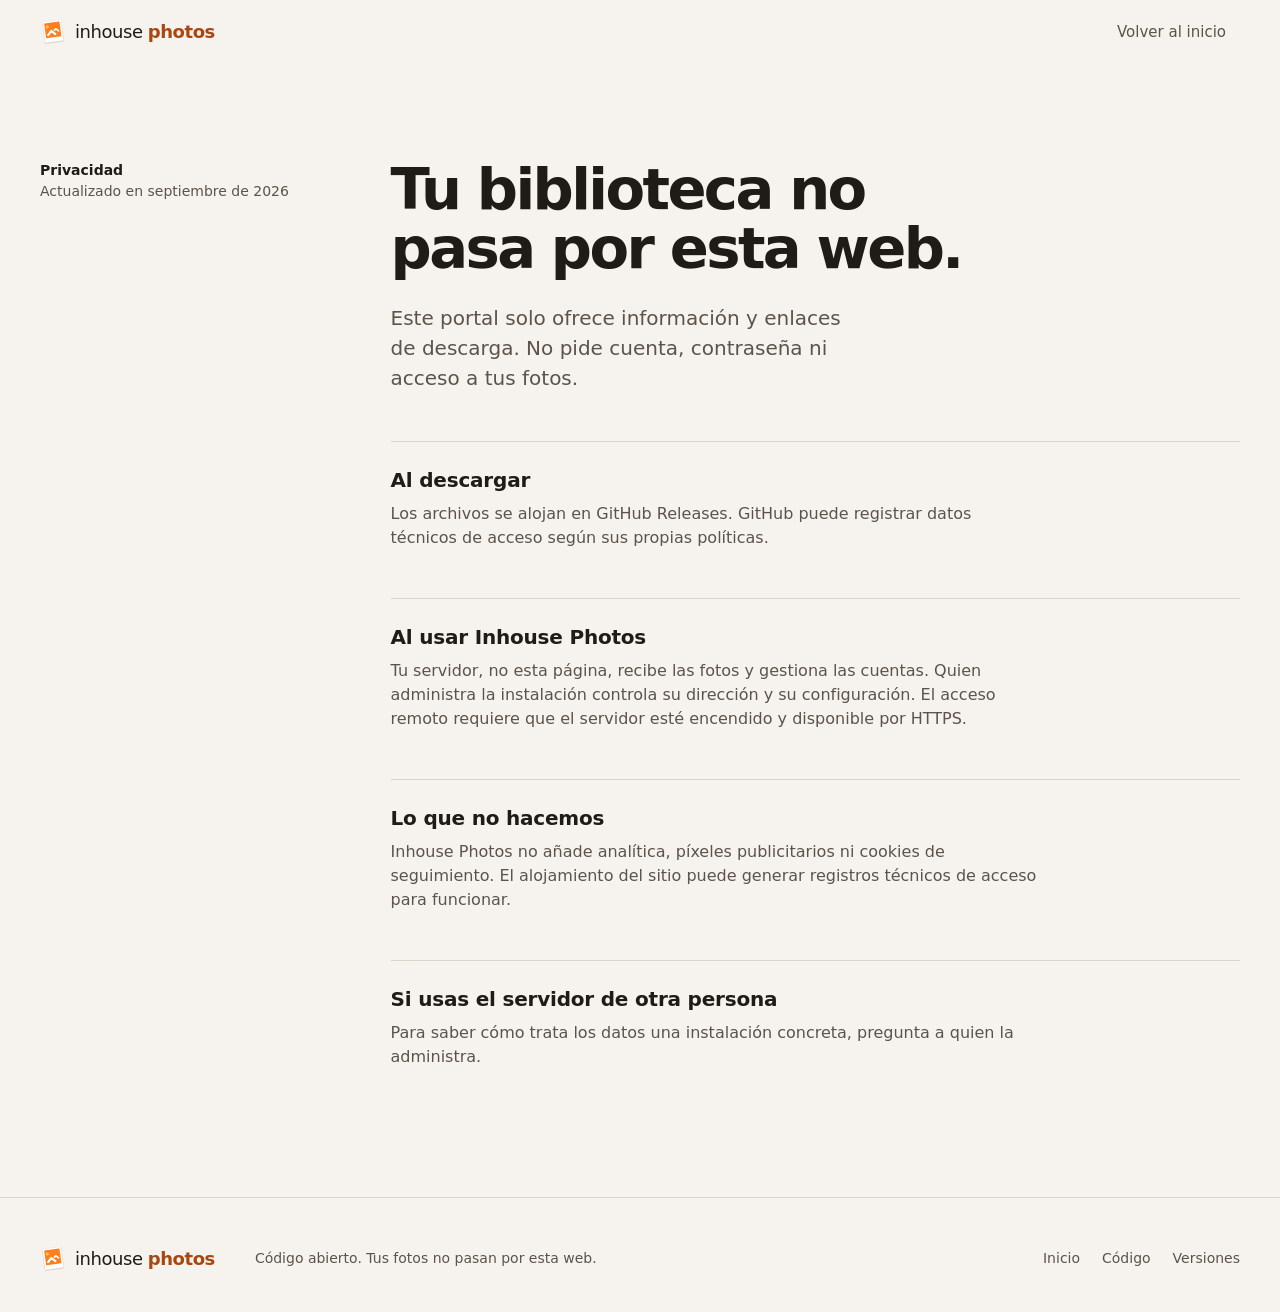
<file: privacidad/index.html>
<!doctype html>
<html lang="es">
  <head>
    <meta charset="utf-8" />
    <meta name="viewport" content="width=device-width, initial-scale=1" />
    <meta name="theme-color" content="#f6f3ee" />
    <meta name="description" content="Cómo funciona la privacidad del portal de Inhouse Photos." />
    <link rel="icon" href="../mark.svg" type="image/svg+xml" />
    <link rel="stylesheet" href="../style.css" />
    <title>Privacidad · Inhouse Photos</title>
  </head>
  <body>
    <a class="skip" href="#main">Ir al contenido</a>
    <header class="masthead">
      <div class="shell masthead-row">
        <a class="brand" href="../" aria-label="Inhouse Photos, inicio"><img src="../mark.svg" alt="" width="26" height="26" /><span>inhouse <strong>photos</strong></span></a>
        <a class="back-link" href="../">Volver al inicio</a>
      </div>
    </header>

    <main class="shell legal" id="main">
      <p class="legal-meta"><strong>Privacidad</strong>Actualizado en septiembre de 2026</p>
      <div class="legal-body">
        <h1>Tu biblioteca no pasa por esta web.</h1>
        <p>Este portal solo ofrece información y enlaces de descarga. No pide cuenta, contraseña ni acceso a tus fotos.</p>
        <section>
          <h2>Al descargar</h2>
          <p>Los archivos se alojan en GitHub Releases. GitHub puede registrar datos técnicos de acceso según sus propias políticas.</p>
        </section>
        <section>
          <h2>Al usar Inhouse Photos</h2>
          <p>Tu servidor, no esta página, recibe las fotos y gestiona las cuentas. Quien administra la instalación controla su dirección y su configuración. El acceso remoto requiere que el servidor esté encendido y disponible por HTTPS.</p>
        </section>
        <section>
          <h2>Lo que no hacemos</h2>
          <p>Inhouse Photos no añade analítica, píxeles publicitarios ni cookies de seguimiento. El alojamiento del sitio puede generar registros técnicos de acceso para funcionar.</p>
        </section>
        <section>
          <h2>Si usas el servidor de otra persona</h2>
          <p>Para saber cómo trata los datos una instalación concreta, pregunta a quien la administra.</p>
        </section>
      </div>
    </main>

    <footer class="colophon">
      <div class="shell colophon-row">
        <a class="brand" href="../"><img src="../mark.svg" alt="" width="24" height="24" /><span>inhouse <strong>photos</strong></span></a>
        <p>Código abierto. Tus fotos no pasan por esta web.</p>
        <nav aria-label="Pie"><a href="../">Inicio</a><a href="https://github.com/miguelcoxcaballero/Inhouse-Photos">Código</a><a href="https://github.com/miguelcoxcaballero/Inhouse-Photos/releases">Versiones</a></nav>
      </div>
    </footer>
  </body>
</html>
</file>
<file: style.css>
/* Inhouse Photos — public pages.
   Served under a strict CSP (style/img/script 'self', no web fonts, no inline
   styles), so photographs are inline SVG symbols and every animation is CSS.
   Scroll-linked motion is progressive: without support the page is static.
   Palette: warm paper, ink and one orange accent (the Inhouse mark). */

:root {
  color-scheme: light;
  --paper: #f6f3ee;
  --paper-2: #efe9e0;
  --card: #fffdf9;
  --ink: #1f1b17;
  --ink-2: #5c534a;
  --ink-3: #8a7f74;
  --rule: #ddd4c8;
  --accent: #a94712;
  --accent-hover: #8a390d;
  --accent-soft: #f4e3d4;
  --brand: #d97736;
  --dark: #1c1814;
  --on-dark: #f6efe7;
  --on-dark-2: #b9ada0;
  --ease: cubic-bezier(.2, .8, .2, 1);
  --spring: cubic-bezier(.16, 1, .3, 1);
  --gutter: 20px;
  --font: Inter, "Google Sans", system-ui, -apple-system, "Segoe UI", Roboto, Arial, sans-serif;
  font-family: var(--font);
  font-synthesis: none;
  text-rendering: optimizeLegibility;
  -webkit-font-smoothing: antialiased;
  -webkit-text-size-adjust: 100%;
  text-size-adjust: 100%;
}

*, *::before, *::after { box-sizing: border-box; }
html { scroll-behavior: smooth; scroll-padding-top: 128px; }
body { margin: 0; background: var(--paper); color: var(--ink); font-size: 1rem; line-height: 1.5; overflow-x: clip; }
h1, h2, h3, p, ol, ul, dl, dd, figure { margin: 0; padding: 0; }
ol, ul { list-style: none; }
a { color: inherit; }
img, svg { display: block; }
strong, b { font-weight: 600; }
::selection { background: var(--accent-soft); }
:focus-visible { outline: 2px solid var(--ink); outline-offset: 3px; border-radius: 4px; }
.skip { position: absolute; left: var(--gutter); top: 8px; z-index: 50; padding: 8px 16px; border-radius: 999px; background: var(--ink); color: var(--paper); font-weight: 600; transform: translateY(-200%); }
.skip:focus { transform: none; }
.shell { width: 100%; max-width: 1264px; margin-inline: auto; padding-inline: var(--gutter); }
.sprite { position: absolute; width: 0; height: 0; overflow: hidden; }
.ph { display: block; overflow: clip; background: #e6ddd2; }
.ph svg { width: 100%; height: 100%; }

/* Masthead -------------------------------------------------------------- */

.masthead { position: sticky; top: 0; z-index: 30; background: rgba(246, 243, 238, .86); -webkit-backdrop-filter: saturate(1.5) blur(16px); backdrop-filter: saturate(1.5) blur(16px); }
.masthead-row { height: 64px; display: flex; align-items: center; gap: 24px; }
.brand { display: inline-flex; align-items: center; gap: 9px; font-size: 1.125rem; font-weight: 500; letter-spacing: -.025em; line-height: 1; text-decoration: none; white-space: nowrap; }
.brand img { width: 26px; height: 26px; transition: transform .5s var(--spring); }
.brand:hover img { transform: rotate(-8deg) scale(1.06); }
.brand strong { color: var(--accent); font-weight: 700; }
.masthead-nav { margin-left: auto; display: flex; gap: 2px; font-size: .9375rem; font-weight: 500; }
.masthead-nav a { padding: 8px 14px; border-radius: 999px; color: var(--ink-2); text-decoration: none; transition: background-color .2s, color .2s; }
.masthead-nav a:hover { background: var(--paper-2); color: var(--ink); }
.pill { display: inline-flex; align-items: center; height: 40px; padding: 0 18px; border-radius: 999px; background: var(--ink); color: var(--paper); font-size: .9375rem; font-weight: 600; text-decoration: none; transition: transform .3s var(--spring), background-color .2s; }
.pill:hover { background: var(--accent); transform: translateY(-1px); }
.back-link { margin-left: auto; padding: 8px 14px; border-radius: 999px; color: var(--ink-2); font-size: .9375rem; font-weight: 500; text-decoration: none; }
.back-link:hover { background: var(--paper-2); color: var(--ink); }

/* Buttons --------------------------------------------------------------- */

.button { display: inline-flex; align-items: center; justify-content: center; gap: 10px; min-height: 54px; padding: 0 26px; border-radius: 999px; font-size: 1rem; font-weight: 600; text-decoration: none; white-space: nowrap; transition: transform .35s var(--spring), background-color .2s, box-shadow .3s; }
.button .i { width: 18px; height: 18px; fill: none; stroke: currentColor; stroke-width: 1.9; stroke-linecap: round; stroke-linejoin: round; transition: transform .35s var(--spring); }
.button.primary { background: var(--accent); color: #fff; box-shadow: 0 12px 28px -12px rgba(169, 71, 18, .7); }
.button.primary:hover { background: var(--accent-hover); transform: translateY(-2px); box-shadow: 0 18px 36px -14px rgba(169, 71, 18, .75); }
.button.primary:hover .i { transform: translateY(2px); }
.button.ghost { background: rgba(255, 253, 249, .7); color: var(--ink); box-shadow: inset 0 0 0 1px var(--rule); }
.button.ghost:hover { background: var(--card); transform: translateY(-2px); }
.button.ghost:hover .i { transform: translateX(4px); }
.button:active { transform: scale(.97); }

/* Hero ------------------------------------------------------------------ */

.hero { position: relative; overflow: clip; padding-top: clamp(48px, 8vw, 104px); }
.hero::before { content: ""; position: absolute; inset: -20% -10% auto; height: 120%; background: radial-gradient(60% 50% at 50% 30%, rgba(217, 119, 54, .14), transparent 70%); pointer-events: none; }
.hero-copy { position: relative; z-index: 4; display: grid; justify-items: center; text-align: center; }
.kicker { display: inline-flex; align-items: center; gap: 10px; padding: 7px 16px 7px 12px; border: 1px solid var(--rule); border-radius: 999px; background: rgba(255, 253, 249, .7); color: var(--ink-2); font-size: .875rem; font-weight: 500; animation: rise .8s var(--ease) backwards; }
.kicker-dot { width: 8px; height: 8px; border-radius: 50%; background: var(--brand); animation: ping 2.4s ease-out infinite; }
.hero h1 { margin-top: 26px; font-size: clamp(3.4rem, 1.4rem + 8.2vw, 8.25rem); line-height: .92; letter-spacing: -.058em; font-weight: 700; }
.line { display: block; overflow: clip; padding: .02em .06em .1em; margin-bottom: -.1em; }
.line > span { display: inline-block; animation: line-up 1s var(--spring) .05s backwards; }
.line + .line > span { animation-delay: .14s; }
.accent { color: var(--accent); }
.lede { max-width: 33ch; margin-top: 26px; color: var(--ink-2); font-size: clamp(1.0625rem, .98rem + .45vw, 1.3125rem); line-height: 1.5; text-wrap: pretty; animation: rise .9s var(--ease) .28s backwards; }
.hero-actions { display: flex; flex-wrap: wrap; justify-content: center; gap: 12px; margin-top: 34px; animation: rise .9s var(--ease) .38s backwards; }

.hero-stage { position: relative; height: clamp(560px, 50vw, 700px); margin-top: clamp(40px, 5vw, 64px); }
.hero-stage::after { content: ""; position: absolute; inset: auto 0 0; z-index: 5; height: 160px; background: linear-gradient(rgba(246, 243, 238, 0), var(--paper)); pointer-events: none; }
.fan { position: absolute; inset: 0; max-width: 1400px; margin-inline: auto; --k: 1; }
.fan-item { position: absolute; width: calc(var(--w) * var(--k)); aspect-ratio: var(--ar, 1); rotate: var(--r); }
.fan-card { height: 100%; overflow: clip; border-radius: 18px; background: #e6ddd2; box-shadow: 0 30px 60px -22px rgba(70, 45, 20, .45), 0 0 0 1px rgba(31, 27, 23, .05);
  animation: fan-in 1.3s var(--spring) backwards, float var(--fl, 7s) ease-in-out infinite alternate;
  animation-delay: calc(.35s + var(--i) * .07s), calc(var(--i) * -1.3s); }
.fan-card .ph { width: 100%; height: 100%; }
.f1 { --w: 200px; --ar: 4/5; --r: -7deg; left: 1%; top: 12%; --i: 0; --fx: 320px; --fy: 140px; --pd: -60px; }
.f2 { --w: 160px; --ar: 1; --r: 5deg; left: 17%; top: 0; --i: 2; --fx: 220px; --fy: 220px; --pd: -150px; --fl: 8s; }
.f3 { --w: 240px; --ar: 4/3; --r: 4deg; left: 6%; top: 56%; --i: 4; --fx: 300px; --fy: -40px; --pd: -90px; --fl: 6s; }
.f4 { --w: 170px; --ar: 3/4; --r: -4deg; left: 24%; top: 38%; --i: 6; --fx: 150px; --fy: 40px; --pd: -190px; }
.f5 { --w: 128px; --ar: 1; --r: -3deg; left: 31%; top: 4%; --i: 8; --fx: 90px; --fy: 200px; --pd: -240px; --fl: 9s; }
.f6 { --w: 230px; --ar: 5/4; --r: 6deg; right: 1%; top: 9%; --i: 1; --fx: -320px; --fy: 150px; --pd: -70px; --fl: 8s; }
.f7 { --w: 150px; --ar: 1; --r: -6deg; right: 18%; top: 0; --i: 3; --fx: -220px; --fy: 220px; --pd: -160px; }
.f8 { --w: 190px; --ar: 4/5; --r: -3deg; right: 7%; top: 50%; --i: 5; --fx: -300px; --fy: -30px; --pd: -100px; --fl: 6.5s; }
.f9 { --w: 190px; --ar: 4/3; --r: 5deg; right: 24%; top: 42%; --i: 7; --fx: -150px; --fy: 30px; --pd: -200px; }
.f10 { --w: 118px; --ar: 3/4; --r: 4deg; right: 31%; top: 6%; --i: 9; --fx: -90px; --fy: 200px; --pd: -250px; --fl: 9s; }

/* Phones ----------------------------------------------------------------- */

.phone { position: relative; overflow: clip; border: 9px solid #171412; border-radius: 46px; background: #fbf8f4; box-shadow: 0 50px 90px -30px rgba(60, 38, 18, .5), 0 0 0 1px rgba(0, 0, 0, .08); }
.phone::before { content: ""; position: absolute; top: 9px; left: 50%; z-index: 3; width: 22px; height: 22px; margin-left: -11px; border-radius: 50%; background: #171412; }
.hero-phone { position: absolute; left: 0; right: 0; bottom: -170px; z-index: 3; width: 300px; height: 640px; margin-inline: auto; transform-origin: 50% 100%; animation: phone-in 1.3s var(--spring) .2s backwards; }
.status-bar { display: flex; justify-content: space-between; align-items: center; height: 38px; padding: 4px 24px 0; font-size: 12px; font-weight: 600; }
.sb-icons { width: 40px; height: 11px; background: linear-gradient(currentColor, currentColor) 100% 50% / 18px 10px no-repeat, linear-gradient(currentColor, currentColor) 0 100% / 3px 4px no-repeat, linear-gradient(currentColor, currentColor) 5px 100% / 3px 7px no-repeat, linear-gradient(currentColor, currentColor) 10px 100% / 3px 10px no-repeat; border-radius: 2px; opacity: .85; }
.app-top { display: flex; justify-content: space-between; align-items: center; padding: 6px 16px 12px; }
.app-brand { display: flex; align-items: center; gap: 7px; font-size: 14px; font-weight: 600; letter-spacing: -.02em; color: var(--accent); }
.app-avatar svg { width: 30px; height: 30px; border-radius: 50%; }
.app-memories { display: flex; gap: 8px; padding: 0 16px 14px; }
.memory { position: relative; flex: none; width: 92px; height: 122px; overflow: clip; border-radius: 14px; }
.memory .ph { height: 100%; }
.memory .ph svg { animation: kenburns 12s ease-in-out infinite alternate; }
.memory b { position: absolute; inset: auto 0 0; padding: 22px 8px 7px; background: linear-gradient(transparent, rgba(0, 0, 0, .55)); color: #fff; font-size: 11px; font-weight: 600; }
.app-date { padding: 2px 16px 8px; font-size: 14px; font-weight: 650; }
.app-date small { margin-left: 4px; color: var(--ink-3); font-size: 12px; font-weight: 500; }
.app-grid { display: grid; grid-template-columns: repeat(3, 1fr); gap: 2px; }
.app-grid .ph { aspect-ratio: 1; animation: pop .7s var(--spring) backwards; animation-delay: calc(.9s + var(--n, 0) * 45ms); }
.app-grid .ph:nth-child(3n+2) { --n: 1; } .app-grid .ph:nth-child(3n) { --n: 2; }
.app-grid .ph:nth-child(n+4) { --n: 3; } .app-grid .ph:nth-child(n+7) { --n: 5; } .app-grid .ph:nth-child(n+10) { --n: 7; }
.app-nav { position: absolute; inset: auto 0 0; display: flex; justify-content: space-around; padding: 10px 6px 18px; background: rgba(251, 248, 244, .94); border-top: 1px solid #eee6dc; font-size: 10px; font-weight: 600; color: var(--ink-2); }
.app-nav span { display: grid; justify-items: center; gap: 4px; }
.app-nav svg { width: 46px; height: 28px; padding: 4px 13px; border-radius: 999px; fill: none; stroke: currentColor; stroke-width: 1.7; }
.app-nav .on { color: var(--accent); }
.app-nav .on svg { background: var(--accent-soft); }

/* Section navigation ---------------------------------------------------------- */

.chapters { position: sticky; top: 64px; z-index: 25; border-block: 1px solid var(--rule); background: rgba(246, 243, 238, .88); -webkit-backdrop-filter: saturate(1.5) blur(16px); backdrop-filter: saturate(1.5) blur(16px); }
.chapters-row { display: flex; justify-content: safe center; gap: 4px; max-width: 1264px; margin-inline: auto; padding: 9px var(--gutter); overflow-x: auto; scrollbar-width: none; }
.chapters-row::-webkit-scrollbar { display: none; }
.chapters a { flex: none; padding: 8px 16px; border-radius: 999px; color: var(--ink-2); font-size: .9375rem; font-weight: 500; text-decoration: none; transition: background-color .25s, color .25s; }
.chapters a:hover { background: var(--paper-2); color: var(--ink); }

/* Chapters ---------------------------------------------------------------- */

.chapter { padding-block: clamp(88px, 11vw, 150px); }
.tinted { background: var(--paper-2); }
.dark { background: var(--dark); color: var(--on-dark); }
.section-head { max-width: 640px; }
.section-head.center { margin-inline: auto; text-align: center; }
.eyebrow { color: var(--accent); font-size: .8125rem; font-weight: 650; letter-spacing: .14em; text-transform: uppercase; }
.section-head h2 { margin-top: 14px; font-size: clamp(2.3rem, 1.3rem + 3.9vw, 4.4rem); line-height: 1.02; letter-spacing: -.048em; font-weight: 700; text-wrap: balance; }
.section-head h2 + p { margin-top: 20px; color: var(--ink-2); font-size: clamp(1.0625rem, 1rem + .3vw, 1.25rem); line-height: 1.55; text-wrap: pretty; }
.dark .eyebrow { color: #f0a36d; }
.dark .section-head h2 + p { color: var(--on-dark-2); }
.split { display: grid; grid-template-columns: minmax(0, 1fr) minmax(0, 1fr); align-items: center; gap: clamp(40px, 7vw, 112px); }
.split.reverse > :first-child { order: 2; }
.split.narrow { grid-template-columns: minmax(0, .8fr) minmax(0, 1.2fr); align-items: start; }

/* Gallery window --------------------------------------------------------- */

.window-wrap { margin-top: clamp(48px, 6vw, 80px); view-timeline: --win block; }
.window { overflow: clip; border-radius: 18px; background: #fff; box-shadow: 0 60px 110px -40px rgba(70, 45, 20, .38), 0 0 0 1px rgba(31, 27, 23, .08); }
.window-bar { display: flex; align-items: center; gap: 16px; height: 54px; padding: 0 16px; border-bottom: 1px solid #efe8df; background: #fbf9f6; }
.dots { display: flex; gap: 7px; }
.dots i { width: 11px; height: 11px; border-radius: 50%; background: #e4dbd0; }
.url { flex: 1; display: flex; align-items: center; gap: 10px; max-width: 520px; height: 36px; margin-inline: auto; padding: 0 16px; border-radius: 999px; background: #f2ede6; color: var(--ink-3); font-size: .875rem; }
.url .i, .searchbox .i { flex: none; width: 18px; height: 18px; fill: none; stroke: currentColor; stroke-width: 2; stroke-linecap: round; }
.window-user svg { width: 32px; height: 32px; border-radius: 50%; }
.window-body { display: grid; grid-template-columns: 210px minmax(0, 1fr) 48px; height: clamp(440px, 46vw, 620px); }
.window-side { display: flex; flex-direction: column; gap: 2px; padding: 18px 12px; border-right: 1px solid #f1eae2; color: var(--ink-2); font-size: .875rem; }
.window-side > span { display: flex; align-items: center; gap: 12px; height: 40px; padding: 0 14px; border-radius: 999px; }
.window-side .side-brand { height: auto; padding: 4px 10px 18px; gap: 8px; color: var(--ink); font-size: 1rem; font-weight: 500; letter-spacing: -.02em; }
.side-brand b { color: var(--accent); }
.window-side .on { background: var(--accent-soft); color: var(--accent); font-weight: 600; }
.window-side svg { width: 19px; height: 19px; fill: none; stroke: currentColor; stroke-width: 1.7; }
.window-side .side-sep { height: 1px; margin: 10px 8px; padding: 0; background: #f1eae2; }
.window-side .side-small { height: 34px; padding-left: 45px; }
.window-main { overflow: clip; padding: 22px 22px 0; -webkit-mask-image: linear-gradient(#000 82%, transparent); mask-image: linear-gradient(#000 82%, transparent); }
.day + .day { margin-top: 20px; }
.day-head { margin-bottom: 9px; color: var(--ink-3); font-size: .875rem; }
.day-head b { margin-right: 6px; color: var(--ink); }
.jrow { display: flex; gap: 4px; }
.jrow .ph { flex: var(--g) 1 0; min-width: 0; aspect-ratio: var(--g); }
.jrow .ph:first-child { border-radius: 8px 0 0 8px; } .jrow .ph:last-child { border-radius: 0 8px 8px 0; }
.w1 { --g: 1; } .w43 { --g: 1.333; } .w34 { --g: .75; } .w169 { --g: 1.778; }
.scrubber { position: relative; padding: 22px 0 70px; border-left: 1px solid #f1eae2; }
.scrub-years { display: flex; flex-direction: column; justify-content: space-between; align-items: center; height: 100%; color: var(--ink-3); font-size: 10px; font-variant-numeric: tabular-nums; }
.scrub-thumb { position: absolute; top: 18px; left: 7px; right: 7px; height: 24px; border-radius: 999px; background: var(--accent); box-shadow: 0 6px 14px -4px rgba(169, 71, 18, .6); }
.chips { display: flex; flex-wrap: wrap; justify-content: center; gap: 10px; margin-top: 40px; }
.chips li { padding: 9px 18px; border: 1px solid var(--rule); border-radius: 999px; background: var(--card); color: var(--ink-2); font-size: .9375rem; }

/* Memories --------------------------------------------------------------- */

.stories { position: relative; width: min(100%, 360px); aspect-ratio: 9/15; margin-inline: auto; overflow: clip; border-radius: 30px; background: #111; box-shadow: 0 50px 90px -30px rgba(70, 45, 20, .5); }
.story { position: absolute; inset: 0; opacity: 0; animation: story 16s linear infinite; }
.story .ph { height: 100%; }
.story .ph svg { transform-origin: 40% 60%; animation: story-zoom 16s linear infinite; }
.st1 { opacity: 1; }
.st2, .st2 .ph svg { animation-delay: 4s; } .st3, .st3 .ph svg { animation-delay: 8s; } .st4, .st4 .ph svg { animation-delay: 12s; }
.story figcaption { position: absolute; inset: auto 0 0; padding: 90px 24px 28px; background: linear-gradient(transparent, rgba(0, 0, 0, .6)); color: rgba(255, 255, 255, .85); font-size: .9375rem; }
.story figcaption b { display: block; margin-bottom: 2px; color: #fff; font-size: 1.625rem; letter-spacing: -.03em; }
.story-bars { position: absolute; top: 14px; left: 14px; right: 14px; z-index: 2; display: flex; gap: 4px; }
.seg { flex: 1; height: 3px; overflow: clip; border-radius: 2px; background: rgba(255, 255, 255, .35); }
.seg i { display: block; height: 100%; background: #fff; transform-origin: 0 50%; transform: scaleX(0); animation: 16s linear infinite; }
.sg1 i { animation-name: seg1; } .sg2 i { animation-name: seg2; } .sg3 i { animation-name: seg3; } .sg4 i { animation-name: seg4; }

/* Ribbon ------------------------------------------------------------------ */

.ribbon { overflow: clip; padding-block: 12px; }
.ribbon-track { display: flex; gap: 12px; width: max-content; padding-right: 12px; animation: marquee 70s linear infinite; }
.ribbon-track.b { margin-top: 12px; animation-duration: 84s; animation-direction: reverse; }
.ribbon .ph { flex: none; width: clamp(150px, 15vw, 230px); aspect-ratio: 4/3; border-radius: 16px; }
.ribbon-track.b .ph { aspect-ratio: 1; width: clamp(120px, 11vw, 172px); }

/* Search ------------------------------------------------------------------- */

.searchbox { display: flex; align-items: center; gap: 14px; max-width: 640px; height: 66px; margin: 44px auto 0; padding: 0 26px; border-radius: 999px; background: var(--card); box-shadow: 0 18px 44px -18px rgba(70, 45, 20, .32), 0 0 0 1px var(--rule); color: var(--ink-3); font-size: 1.25rem; }
.searchbox .i { width: 22px; height: 22px; }
.typed { position: relative; flex: 1; height: 1.5em; color: var(--ink); }
.q { position: absolute; left: 0; top: 0; max-width: 0; overflow: clip; padding-right: 3px; border-right: 2px solid var(--accent); white-space: nowrap; opacity: 0; animation: type 16s steps(26) infinite, caret 1s step-end infinite; }
.q1 { opacity: 1; max-width: none; }
.q2 { animation-delay: 4s, 0s; } .q3 { animation-delay: 8s, 0s; } .q4 { animation-delay: 12s, 0s; }
.search-grid { display: grid; grid-template-columns: repeat(2, minmax(0, 1fr)); gap: 16px; margin-top: 52px; }
.s-card { overflow: clip; padding: 30px; border: 1px solid var(--rule); border-radius: 26px; background: var(--card); }
.s-card h3 { font-size: 1.375rem; letter-spacing: -.025em; font-weight: 650; }
.s-card > p { margin-top: 6px; color: var(--ink-2); }
.s-card > :last-child { margin-top: 26px; }
.result-stack { display: grid; }
.results { grid-area: 1 / 1; display: grid; grid-template-columns: repeat(3, 1fr); gap: 8px; opacity: 0; animation: results 16s var(--ease) infinite; }
.r1 { opacity: 1; } .r2 { animation-delay: 4s; } .r3 { animation-delay: 8s; } .r4 { animation-delay: 12s; }
.results .ph, .mini-row .ph { aspect-ratio: 1; border-radius: 12px; }
.people { display: grid; grid-template-columns: repeat(4, minmax(0, 76px)); gap: 14px clamp(12px, 3vw, 28px); }
.person { display: grid; justify-items: center; gap: 2px; font-size: .875rem; font-weight: 600; text-align: center; }
.person svg + b { margin-top: 8px; }
.person small { color: var(--ink-3); font-size: .75rem; font-weight: 500; }
.person svg { width: 100%; max-width: 76px; height: auto; aspect-ratio: 1; border-radius: 50%; box-shadow: 0 0 0 3px var(--card), 0 0 0 5px var(--accent-soft); transition: transform .4s var(--spring); }
.person:hover svg { transform: scale(1.06); }
.map { width: 100%; height: auto; border-radius: 16px; }
.pin path { fill: var(--accent); }
.pin circle { fill: #fff; }
.date-pills { display: flex; flex-wrap: wrap; gap: 8px; margin-top: 26px; }
.date-pills span { padding: 6px 14px; border-radius: 999px; background: var(--accent-soft); color: var(--accent); font-size: .875rem; font-weight: 600; }
.mini-row { display: grid; grid-template-columns: repeat(3, 1fr); gap: 8px; margin-top: 14px; }

/* Backup demo (CSS-only switch) ------------------------------------------------ */

.features { display: grid; gap: 22px; margin-top: 38px; }
.features li { display: grid; grid-template-columns: 46px minmax(0, 1fr); gap: 16px; color: var(--ink-2); }
.features svg { width: 46px; height: 46px; padding: 11px; border: 1px solid var(--rule); border-radius: 14px; background: var(--card); fill: none; stroke: var(--accent); stroke-width: 1.7; stroke-linecap: round; stroke-linejoin: round; }
.features b { display: block; color: var(--ink); font-size: 1.0625rem; letter-spacing: -.01em; }
.demo-wrap { display: grid; justify-items: center; gap: 18px; }
.demo-hint { color: var(--ink-3); font-size: .875rem; }
.backup-demo { position: relative; width: min(100%, 500px); padding-right: 150px; }
.demo-switch { position: absolute; top: 120px; left: 40px; width: 1px; height: 1px; opacity: 0; }
.backup-phone { width: 300px; height: 560px; }
.bk-title { padding: 6px 20px 14px; font-size: 1.25rem; font-weight: 650; letter-spacing: -.02em; }
.switch-card { display: flex; align-items: center; gap: 10px; margin: 0 10px; padding: 12px; border-radius: 18px; background: var(--accent-soft); cursor: pointer; transition: background-color .3s; }
.switch-icon { flex: none; display: grid; place-items: center; width: 36px; height: 36px; border-radius: 12px; background: #fff; color: var(--accent); }
.switch-icon svg { width: 22px; height: 22px; fill: none; stroke: currentColor; stroke-width: 1.8; stroke-linecap: round; stroke-linejoin: round; }
.switch-text { flex: 1; min-width: 0; font-size: .8125rem; color: var(--ink-2); }
.switch-text b { display: block; color: var(--ink); font-size: .875rem; white-space: nowrap; }
.switch-track { position: relative; flex: none; width: 46px; height: 28px; border-radius: 999px; background: var(--accent); transition: background-color .3s; }
.switch-thumb { position: absolute; top: 3px; left: 3px; width: 22px; height: 22px; border-radius: 50%; background: #fff; box-shadow: 0 2px 4px rgba(0, 0, 0, .2); transform: translateX(18px); transition: transform .45s var(--spring); }
.bk-ring { position: relative; width: 190px; margin: 26px auto 18px; }
.bk-ring svg { width: 100%; rotate: -90deg; }
.bk-ring circle { fill: none; stroke-width: 9; stroke-linecap: round; }
.ring-bg { stroke: #efe8df; }
.ring-fg { stroke: var(--brand); stroke-dasharray: 314.2; stroke-dashoffset: 25; transition: stroke .4s, stroke-dashoffset 1s var(--ease); animation: ring 1.8s var(--ease) .4s backwards; }
.bk-ring p { position: absolute; inset: 0; display: grid; place-content: center; text-align: center; }
.bk-ring b { font-size: 2.25rem; letter-spacing: -.04em; line-height: 1.1; }
.bk-ring small { margin-top: 4px; color: var(--ink-3); font-size: .75rem; }
.bk-rows { margin: 0 14px; padding: 6px 16px; border-radius: 18px; background: #f3eee7; font-size: .875rem; }
.bk-rows p { display: flex; justify-content: space-between; padding: 9px 0; color: var(--ink-2); }
.bk-rows p + p { border-top: 1px solid #e7dfd4; }
.bk-rows b { color: var(--ink); }
.backup-demo .on, .backup-demo .off { display: block; }
.backup-demo .off { display: none; }
.demo-switch:not(:checked) ~ * .on { display: none; }
.demo-switch:not(:checked) ~ * .off { display: block; }
.demo-switch:not(:checked) ~ .backup-phone .switch-card { background: #f0ebe4; }
.demo-switch:not(:checked) ~ .backup-phone .switch-track { background: #cfc5b9; }
.demo-switch:not(:checked) ~ .backup-phone .switch-thumb { transform: none; }
.demo-switch:not(:checked) ~ .backup-phone .switch-icon { color: var(--ink-3); }
.demo-switch:not(:checked) ~ .backup-phone .ring-fg { stroke: #cfc5b9; stroke-dashoffset: 25; }
.demo-switch:focus-visible ~ .backup-phone .switch-card { outline: 2px solid var(--ink); outline-offset: 2px; }
.flight { position: absolute; top: 205px; left: 270px; right: 70px; height: 60px; }
.fly { position: absolute; left: 0; top: 14px; width: 40px; height: 40px; border-radius: 10px; box-shadow: 0 8px 18px -6px rgba(70, 45, 20, .45); opacity: 0; animation: fly 3.6s var(--ease) infinite; }
.fl2 { animation-delay: .6s; } .fl3 { animation-delay: 1.2s; } .fl4 { animation-delay: 1.8s; } .fl5 { animation-delay: 2.4s; } .fl6 { animation-delay: 3s; }
.demo-switch:not(:checked) ~ .flight .fly { animation-play-state: paused; visibility: hidden; }
.home-pc { position: absolute; top: 180px; right: 0; display: grid; justify-items: center; gap: 8px; width: 96px; color: var(--ink-2); font-size: .8125rem; font-weight: 600; }
.home-pc svg { width: 84px; padding: 16px 12px; border-radius: 22px; background: var(--card); box-shadow: 0 20px 40px -18px rgba(70, 45, 20, .4), 0 0 0 1px var(--rule); fill: none; stroke: var(--accent); stroke-width: 3; stroke-linecap: round; stroke-linejoin: round; animation: receive 3.6s var(--ease) infinite .9s; }
.demo-switch:not(:checked) ~ .home-pc svg { animation-play-state: paused; stroke: var(--ink-3); }

/* Server ------------------------------------------------------------------- */

.manager-wrap { position: relative; margin-top: clamp(48px, 6vw, 80px); }
.manager-wrap::before { content: ""; position: absolute; inset: 8% 12%; background: radial-gradient(closest-side, rgba(217, 119, 54, .42), transparent); filter: blur(50px); animation: glow 7s ease-in-out infinite alternate; }
.manager { position: relative; max-width: 1060px; margin-inline: auto; overflow: clip; border-radius: 14px; background: #fbf9f6; color: var(--ink); box-shadow: 0 70px 120px -40px rgba(0, 0, 0, .7), 0 0 0 1px rgba(255, 255, 255, .1); }
.manager-bar { display: flex; justify-content: space-between; align-items: center; height: 40px; padding-left: 14px; border-bottom: 1px solid #e9e1d7; background: #f3eee8; color: var(--ink-2); font-size: .75rem; }
.manager-bar > span:first-child { display: flex; align-items: center; gap: 8px; }
.controls { display: flex; align-self: stretch; }
.controls i { display: grid; place-items: center; width: 46px; font-style: normal; font-size: .9375rem; }
.controls i:nth-child(1)::before { content: "\2013"; } .controls i:nth-child(2)::before { content: "\25A1"; } .controls i:nth-child(3)::before { content: "\00D7"; font-size: 1.125rem; }
.manager-body { display: grid; grid-template-columns: 180px minmax(0, 1fr) 270px; min-height: 430px; }
.manager-side { display: flex; flex-direction: column; gap: 2px; padding: 16px 10px; border-right: 1px solid #ece4da; color: var(--ink-2); font-size: .875rem; }
.manager-side span { padding: 9px 12px; border-radius: 8px; }
.manager-side .on { background: #fff; box-shadow: 0 1px 2px rgba(0, 0, 0, .07); color: var(--ink); font-weight: 600; }
.manager-main { padding: 26px; }
.health { display: flex; flex-wrap: wrap; align-items: center; gap: 4px 12px; font-size: 1.375rem; font-weight: 650; letter-spacing: -.025em; }
.health small { margin-left: auto; color: var(--ink-3); font-size: .8125rem; font-weight: 400; letter-spacing: 0; }
.pulse { width: 11px; height: 11px; border-radius: 50%; background: #2e9e5b; animation: ping-green 2.2s ease-out infinite; }
.stats { display: grid; grid-template-columns: repeat(3, minmax(0, 1fr)); gap: 12px; margin-top: 22px; }
.stat { padding: 16px; border: 1px solid #eee6dc; border-radius: 12px; background: #fff; }
.stat small { display: block; color: var(--ink-3); font-size: .75rem; }
.stat b { display: block; margin-top: 6px; font-size: 1.5rem; letter-spacing: -.03em; }
.stat em { color: var(--ink-3); font-size: .8125rem; font-style: normal; font-weight: 500; letter-spacing: 0; }
.meter { display: block; height: 6px; margin-top: 10px; overflow: clip; border-radius: 3px; background: #efe8df; }
.meter i { display: block; width: 40%; height: 100%; border-radius: inherit; background: var(--accent); transform-origin: 0 50%; }
.activity { margin-top: 22px; border-top: 1px solid #eee6dc; }
.activity li { display: grid; grid-template-columns: 34px minmax(0, 1fr) auto; align-items: center; gap: 12px; padding: 12px 0; border-bottom: 1px solid #f1eae1; color: var(--ink-3); font-size: .8125rem; }
.activity b { display: block; color: var(--ink); font-size: .875rem; }
.who svg { width: 34px; height: 34px; border-radius: 50%; }
.pairing { display: grid; align-content: center; justify-items: center; gap: 16px; padding: 24px; border-left: 1px solid #ece4da; background: #fff; text-align: center; }
.pairing p { color: var(--ink-3); font-size: .8125rem; }
.pairing p b { display: block; color: var(--ink); font-size: 1rem; }
.qr-frame { position: relative; width: 178px; padding: 12px; overflow: clip; border: 1px solid #ece4da; border-radius: 16px; }
.qr { width: 100%; }
.qr path { fill: var(--ink); }
.scan { position: absolute; left: 0; right: 0; top: 0; height: 46px; border-bottom: 2px solid var(--brand); background: linear-gradient(rgba(217, 119, 54, 0), rgba(217, 119, 54, .3)); animation: scan 2.8s ease-in-out infinite; }
.code { color: var(--ink) !important; font-size: 1.75rem !important; font-weight: 650; letter-spacing: .1em; font-variant-numeric: tabular-nums; }
.steps { display: grid; grid-template-columns: repeat(3, minmax(0, 1fr)); gap: clamp(20px, 4vw, 48px); margin-top: clamp(56px, 7vw, 88px); }
.steps li { padding-top: 24px; border-top: 1px solid rgba(255, 255, 255, .14); }
.step-number { display: grid; place-items: center; width: 38px; height: 38px; border-radius: 50%; background: rgba(240, 163, 109, .14); color: #f0a36d; font-weight: 650; }
.steps h3 { margin-top: 18px; font-size: 1.25rem; letter-spacing: -.02em; font-weight: 600; }
.steps p { margin-top: 6px; color: var(--on-dark-2); }
.fine { max-width: 760px; margin-top: 44px; color: var(--on-dark-2); font-size: .875rem; }

/* Privacy -------------------------------------------------------------------- */

.trust { display: grid; grid-template-columns: repeat(4, minmax(0, 1fr)); gap: 16px; margin-top: clamp(48px, 6vw, 72px); }
.trust li { padding: 30px; border: 1px solid var(--rule); border-radius: 26px; background: var(--card); transition: transform .4s var(--spring), box-shadow .4s; }
.trust li:hover { transform: translateY(-4px); box-shadow: 0 26px 50px -30px rgba(70, 45, 20, .45); }
.trust svg { width: 46px; height: 46px; fill: none; stroke: var(--accent); stroke-width: 1.8; stroke-linecap: round; stroke-linejoin: round; }
.trust h3 { margin-top: 24px; font-size: 1.1875rem; letter-spacing: -.02em; font-weight: 650; }
.trust p { margin-top: 8px; color: var(--ink-2); font-size: .9375rem; }

/* Downloads -------------------------------------------------------------------- */

.download { background: radial-gradient(60% 55% at 50% 62%, rgba(217, 119, 54, .13), transparent 70%); }
.download-grid { display: grid; grid-template-columns: repeat(3, minmax(0, 1fr)); gap: 16px; margin-top: clamp(48px, 6vw, 72px); }
.dl-card { position: relative; display: flex; flex-direction: column; align-items: flex-start; padding: 32px; border: 1px solid var(--rule); border-radius: 28px; background: var(--card); transition: transform .45s var(--spring), box-shadow .45s; }
.dl-card:hover { transform: translateY(-5px); box-shadow: 0 30px 60px -32px rgba(70, 45, 20, .5); }
.dl-step { position: absolute; top: 30px; right: 30px; color: var(--ink-3); font-size: .8125rem; font-weight: 600; }
.dl-step::before { content: "Paso "; }
.dl-icon { display: grid; place-items: center; width: 64px; height: 64px; border-radius: 20px; background: var(--accent-soft); }
.dl-icon svg { width: 36px; height: 36px; fill: none; stroke: var(--accent); stroke-width: 1.8; stroke-linecap: round; stroke-linejoin: round; }
.dl-card h3 { margin-top: 24px; font-size: 1.5rem; letter-spacing: -.03em; font-weight: 650; }
.dl-card > p:first-of-type { flex: 1; margin-top: 8px; color: var(--ink-2); }
.dl-card .button { margin-top: 28px; }
.dl-meta { display: grid; gap: 2px; margin-top: 14px; color: var(--ink-3); font-size: .75rem; }
.quiet-link { width: max-content; color: var(--ink-2); text-decoration: underline; text-decoration-color: #b9ad9f; text-underline-offset: 3px; }
.quiet-link:hover { color: var(--accent); text-decoration-color: currentColor; }
.dl-aside { margin-top: 24px; padding: 14px 16px; border-radius: 16px; background: var(--paper-2); color: var(--ink-2); font-size: .875rem; }
.dl-aside b { color: var(--ink); }

/* FAQ ---------------------------------------------------------------------------- */

.faq { border-top: 1px solid var(--rule); }
.faq details { border-bottom: 1px solid var(--rule); }
.faq summary { display: flex; justify-content: space-between; align-items: center; gap: 20px; padding: 22px 0; cursor: pointer; list-style: none; font-size: 1.125rem; font-weight: 600; letter-spacing: -.015em; }
.faq summary::-webkit-details-marker { display: none; }
.faq summary::after { content: ""; flex: none; width: 30px; height: 30px; border-radius: 50%; background: linear-gradient(var(--ink), var(--ink)) center / 12px 1.6px no-repeat, linear-gradient(var(--ink), var(--ink)) center / 1.6px 12px no-repeat, var(--paper-2); transition: transform .4s var(--spring), background-color .2s; }
.faq summary:hover::after { background-color: var(--rule); }
.faq details[open] summary::after { transform: rotate(135deg); }
.faq details p { padding: 0 56px 24px 0; color: var(--ink-2); }

/* Footer and legal page ------------------------------------------------------------- */

.colophon { border-top: 1px solid var(--rule); padding-block: 48px 40px; }
.colophon-row { display: grid; grid-template-columns: auto minmax(0, 1fr) auto; align-items: center; gap: 12px 40px; }
.colophon p { color: var(--ink-2); font-size: .875rem; }
.colophon nav { display: flex; flex-wrap: wrap; gap: 4px 22px; font-size: .875rem; font-weight: 500; }
.colophon nav a { color: var(--ink-2); text-decoration: none; }
.colophon nav a:hover { color: var(--accent); }
.colophon small { grid-column: 1 / -1; margin-top: 22px; padding-top: 20px; border-top: 1px solid var(--rule); color: var(--ink-3); font-size: .75rem; }
.legal { display: grid; grid-template-columns: minmax(0, 3fr) minmax(0, 8fr); gap: 32px; padding-block: 96px 128px; }
.legal-meta { color: var(--ink-2); font-size: .875rem; }
.legal-meta strong { display: block; color: var(--ink); }
.legal h1 { max-width: 16ch; font-size: clamp(2.25rem, 1.5rem + 3vw, 3.6rem); line-height: 1.03; letter-spacing: -.045em; font-weight: 700; text-wrap: balance; animation: rise .8s var(--ease) backwards; }
.legal-body > p:first-of-type { max-width: 36ch; margin-top: 24px; color: var(--ink-2); font-size: 1.25rem; }
.legal-body section { display: grid; gap: 8px; margin-top: 48px; padding-top: 24px; border-top: 1px solid var(--rule); }
.legal-body h2 { font-size: 1.25rem; line-height: 1.4; font-weight: 600; letter-spacing: -.01em; }
.legal-body section p { max-width: 64ch; color: var(--ink-2); }

/* Keyframes ------------------------------------------------------------------- */

@keyframes rise { from { opacity: 0; transform: translateY(18px); } }
@keyframes line-up { from { transform: translateY(108%); } }
@keyframes ping { 0% { box-shadow: 0 0 0 0 rgba(217, 119, 54, .55); } 80%, 100% { box-shadow: 0 0 0 10px rgba(217, 119, 54, 0); } }
@keyframes ping-green { 0% { box-shadow: 0 0 0 0 rgba(46, 158, 91, .55); } 80%, 100% { box-shadow: 0 0 0 10px rgba(46, 158, 91, 0); } }
@keyframes fan-in { from { opacity: 0; transform: translate(var(--fx), var(--fy)) rotate(calc(var(--r) * -1)) scale(.45); } }
@keyframes float { from { translate: 0 0; } to { translate: 0 -12px; } }
@keyframes phone-in { from { opacity: 0; transform: translateY(160px) scale(.96); } }
@keyframes pop { from { opacity: 0; transform: scale(.6); } }
@keyframes kenburns { from { transform: scale(1); } to { transform: scale(1.18) translate(-4%, 3%); } }
@keyframes story { 0% { opacity: 0; } 3%, 25% { opacity: 1; } 28%, 100% { opacity: 0; } }
@keyframes story-zoom { 0% { transform: scale(1.02); } 28%, 100% { transform: scale(1.16); } }
@keyframes seg1 { 0% { transform: scaleX(0); } 25%, 100% { transform: scaleX(1); } }
@keyframes seg2 { 0%, 25% { transform: scaleX(0); } 50%, 100% { transform: scaleX(1); } }
@keyframes seg3 { 0%, 50% { transform: scaleX(0); } 75%, 100% { transform: scaleX(1); } }
@keyframes seg4 { 0%, 75% { transform: scaleX(0); } 100% { transform: scaleX(1); } }
@keyframes marquee { to { transform: translateX(-50%); } }
@keyframes type { 0% { max-width: 0; opacity: 1; } 9%, 21% { max-width: 17em; opacity: 1; } 24% { max-width: 0; opacity: 1; } 24.5%, 100% { max-width: 0; opacity: 0; } }
@keyframes caret { 50% { border-right-color: transparent; } }
@keyframes results { 0%, 8% { opacity: 0; transform: translateY(10px) scale(.98); } 11%, 35% { opacity: 1; transform: none; } 38%, 100% { opacity: 0; transform: translateY(-6px); } }
@keyframes ring { from { stroke-dashoffset: 314.2; } }
@keyframes fly { 0% { opacity: 0; transform: translate(0, 0) scale(.7) rotate(-6deg); } 12% { opacity: 1; } 50% { transform: translate(calc(var(--d, 120px) * .5), -34px) scale(1) rotate(4deg); } 82% { opacity: 1; } 100% { opacity: 0; transform: translate(var(--d, 120px), 0) scale(.5) rotate(0); } }
@keyframes receive { 0%, 70%, 100% { transform: none; } 80% { transform: scale(1.07); } }
@keyframes scan { 0% { transform: translateY(-46px); } 100% { transform: translateY(190px); } }
@keyframes glow { from { opacity: .7; transform: scale(.95); } to { opacity: 1; transform: scale(1.05); } }
@keyframes reveal { from { opacity: 0; transform: translateY(56px); } }
@keyframes reveal-zoom { from { opacity: 0; transform: perspective(1600px) translateY(90px) rotateX(14deg) scale(.94); } }
@keyframes drift { to { translate: 0 var(--pd); } }
@keyframes lift { to { translate: 0 -70px; scale: 1.04; } }
@keyframes fade-out { to { opacity: 0; transform: translateY(-40px) scale(.98); } }
@keyframes masthead { from { background-color: rgba(246, 243, 238, 0); box-shadow: 0 1px 0 rgba(221, 212, 200, 0); -webkit-backdrop-filter: none; backdrop-filter: none; } to { box-shadow: 0 1px 0 var(--rule); } }
@keyframes scrub { to { top: calc(100% - 42px); } }
@keyframes tl-scroll { to { translate: 0 -170px; } }
@keyframes tile-in { from { opacity: 0; scale: .9; } }
@keyframes pin { from { opacity: 0; transform: translateY(-34px) scale(.6); } 70% { transform: translateY(3px) scale(1.04); } }
@keyframes draw { from { stroke-dashoffset: 120; } }
@keyframes fill-meter { from { transform: scaleX(0); } }
@keyframes chapter-on { from, to { background: var(--ink); color: var(--paper); } }

/* Scroll-linked motion (progressive) ----------------------------------------------------- */

@supports (animation-timeline: view()) {
  .reveal { animation: reveal linear both; animation-timeline: view(); animation-range: entry 0% entry 75%; }
  .reveal-zoom { animation: reveal-zoom linear both; animation-timeline: view(); animation-range: entry 0% cover 40%; }
  .search-grid .reveal:nth-child(even), .trust .reveal:nth-child(even), .download-grid .reveal:nth-child(2), .steps .reveal:nth-child(2) { animation-range: entry 10% entry 90%; }
  .trust .reveal:nth-child(3), .download-grid .reveal:nth-child(3), .steps .reveal:nth-child(3) { animation-range: entry 18% entry 100%; }
  .trust .draw { stroke-dasharray: 120; animation: draw linear both; animation-timeline: view(); animation-range: entry 40% cover 45%; }
  .scrub-thumb { animation: scrub linear both; animation-timeline: --win; animation-range: entry 60% exit 30%; }
  .window-main > .day { animation: tl-scroll linear both; animation-timeline: --win; animation-range: entry 60% exit 30%; }
  .window .ph { animation: tile-in linear both; animation-timeline: --win; animation-range: entry 20% entry 80%; }
  .window .day:nth-child(2) .ph { animation-range: entry 30% entry 90%; }
  .window .day:nth-child(n+3) .ph { animation-range: entry 40% entry 100%; }
  .s-places { view-timeline: --places block; }
  .pin { transform-box: fill-box; transform-origin: 50% 100%; animation: pin linear both; animation-timeline: --places; animation-range: entry 50% cover 45%; }
  .pin.p2 { animation-range: entry 60% cover 50%; } .pin.p3 { animation-range: entry 70% cover 55%; } .pin.p4 { animation-range: entry 80% cover 60%; }
  .meter i { animation: fill-meter linear both; animation-timeline: view(); animation-range: entry 50% cover 50%; }
  .person { animation: pop linear both; animation-timeline: view(); animation-range: entry 30% entry 100%; }
}
@supports (animation-timeline: scroll()) {
  .masthead { animation: masthead linear both; animation-timeline: scroll(root); animation-range: 0 90px; }
  .fan-item { animation: drift linear both; animation-timeline: scroll(root); animation-range: 0 100vh; }
  .hero-phone { animation: phone-in 1.3s var(--spring) .2s backwards, lift linear both; animation-timeline: auto, scroll(root); animation-range: normal, 0 100vh; }
  .hero-copy { animation: fade-out linear both; animation-timeline: scroll(root); animation-range: 10vh 70vh; }
}
@supports (timeline-scope: --a) and (animation-timeline: view()) {
  .home { timeline-scope: --galeria, --recuerdos, --buscar, --copia, --servidor, --privacidad; }
  #galeria { view-timeline: --galeria block; } #recuerdos { view-timeline: --recuerdos block; } #buscar { view-timeline: --buscar block; }
  #copia { view-timeline: --copia block; } #servidor { view-timeline: --servidor block; } #privacidad { view-timeline: --privacidad block; }
  .chapter[id] { view-timeline-inset: 30% 69%; }
  .chapters a { animation: chapter-on linear none; animation-range: cover 0% cover 100%; }
  .chapters a[href="#galeria"] { animation-timeline: --galeria; } .chapters a[href="#recuerdos"] { animation-timeline: --recuerdos; }
  .chapters a[href="#buscar"] { animation-timeline: --buscar; } .chapters a[href="#copia"] { animation-timeline: --copia; }
  .chapters a[href="#servidor"] { animation-timeline: --servidor; } .chapters a[href="#privacidad"] { animation-timeline: --privacidad; }
}
@supports (interpolate-size: allow-keywords) and selector(::details-content) {
  .faq { interpolate-size: allow-keywords; }
  .faq details::details-content { block-size: 0; overflow: clip; transition: block-size .45s var(--ease), content-visibility .45s allow-discrete; }
  .faq details[open]::details-content { block-size: auto; }
}

/* Layout ------------------------------------------------------------------------------------ */

@media (min-width: 720px) { :root { --gutter: 32px; } }
@media (max-width: 1180px) {
  .fan { --k: .82; }
  .window-body { grid-template-columns: 170px minmax(0, 1fr) 44px; }
  .manager-body { grid-template-columns: 150px minmax(0, 1fr) 230px; }
  .trust { grid-template-columns: repeat(2, minmax(0, 1fr)); }
}
@media (max-width: 900px) {
  .masthead-nav { display: none; }
  .pill { margin-left: auto; }
  .split, .split.narrow { grid-template-columns: minmax(0, 1fr); }
  .split.reverse > :first-child { order: 0; }
  .search-grid, .download-grid { grid-template-columns: minmax(0, 1fr); }
  .download-grid { max-width: 560px; margin-inline: auto; }
  .manager-body { grid-template-columns: minmax(0, 1fr); }
  .manager-side { display: none; }
  .pairing { grid-template-columns: auto auto; justify-content: center; border-left: 0; border-top: 1px solid #ece4da; text-align: left; }
  .pairing .qr-frame { grid-row: span 2; }
  .steps { grid-template-columns: minmax(0, 1fr); }
  .colophon-row { grid-template-columns: minmax(0, 1fr); }
  .legal { grid-template-columns: minmax(0, 1fr); padding-block: 64px 96px; }
  .f4, .f9 { display: none; }
}
@media (max-width: 640px) {
  .hero-stage { height: 470px; }
  .fan { --k: .56; }
  .f1 { left: -4%; top: 10%; } .f2 { left: 3%; top: 60%; } .f3 { left: -10%; top: 40%; } .f5, .f10 { display: none; }
  .f6 { right: -8%; top: 8%; } .f7 { right: 2%; top: 62%; } .f8 { right: -6%; top: 38%; }
  .hero-phone { scale: .78; bottom: -150px; }
  .window-body { grid-template-columns: minmax(0, 1fr) 36px; height: 430px; }
  .window-side, .window-user { display: none; }
  .window-main { padding: 16px 12px 0; }
  .url { font-size: .8125rem; }
  .jrow .ph:nth-child(4) { display: none; }
  .stats { grid-template-columns: repeat(2, minmax(0, 1fr)); }
  .stat:last-child { display: none; }
  .activity li:last-child { display: none; }
  .health small { margin-left: 0; width: 100%; }
  .manager-main { padding: 18px; }
  .pairing { grid-template-columns: minmax(0, 1fr); justify-items: center; text-align: center; }
  .trust { grid-template-columns: minmax(0, 1fr); }
  .s-card, .trust li, .dl-card { padding: 24px; border-radius: 22px; }
  .backup-demo { padding-right: 0; display: grid; justify-items: center; }
  .backup-phone { width: 280px; height: 540px; }
  .flight, .home-pc { display: none; }
  .searchbox { height: 58px; font-size: 1.0625rem; }
  .chapters-row { -webkit-mask-image: linear-gradient(90deg, #000 82%, transparent); mask-image: linear-gradient(90deg, #000 82%, transparent); }
  .faq details p { padding-right: 0; }
}
@media (max-width: 380px) {
  .hero h1 { font-size: 3rem; }
  .button { padding-inline: 20px; }
}
@media (prefers-reduced-motion: reduce) {
  html { scroll-behavior: auto; }
  *, *::before, *::after { animation: none !important; transition: none !important; }
  .fan-item, .hero-phone { translate: none; }
}
</file>
